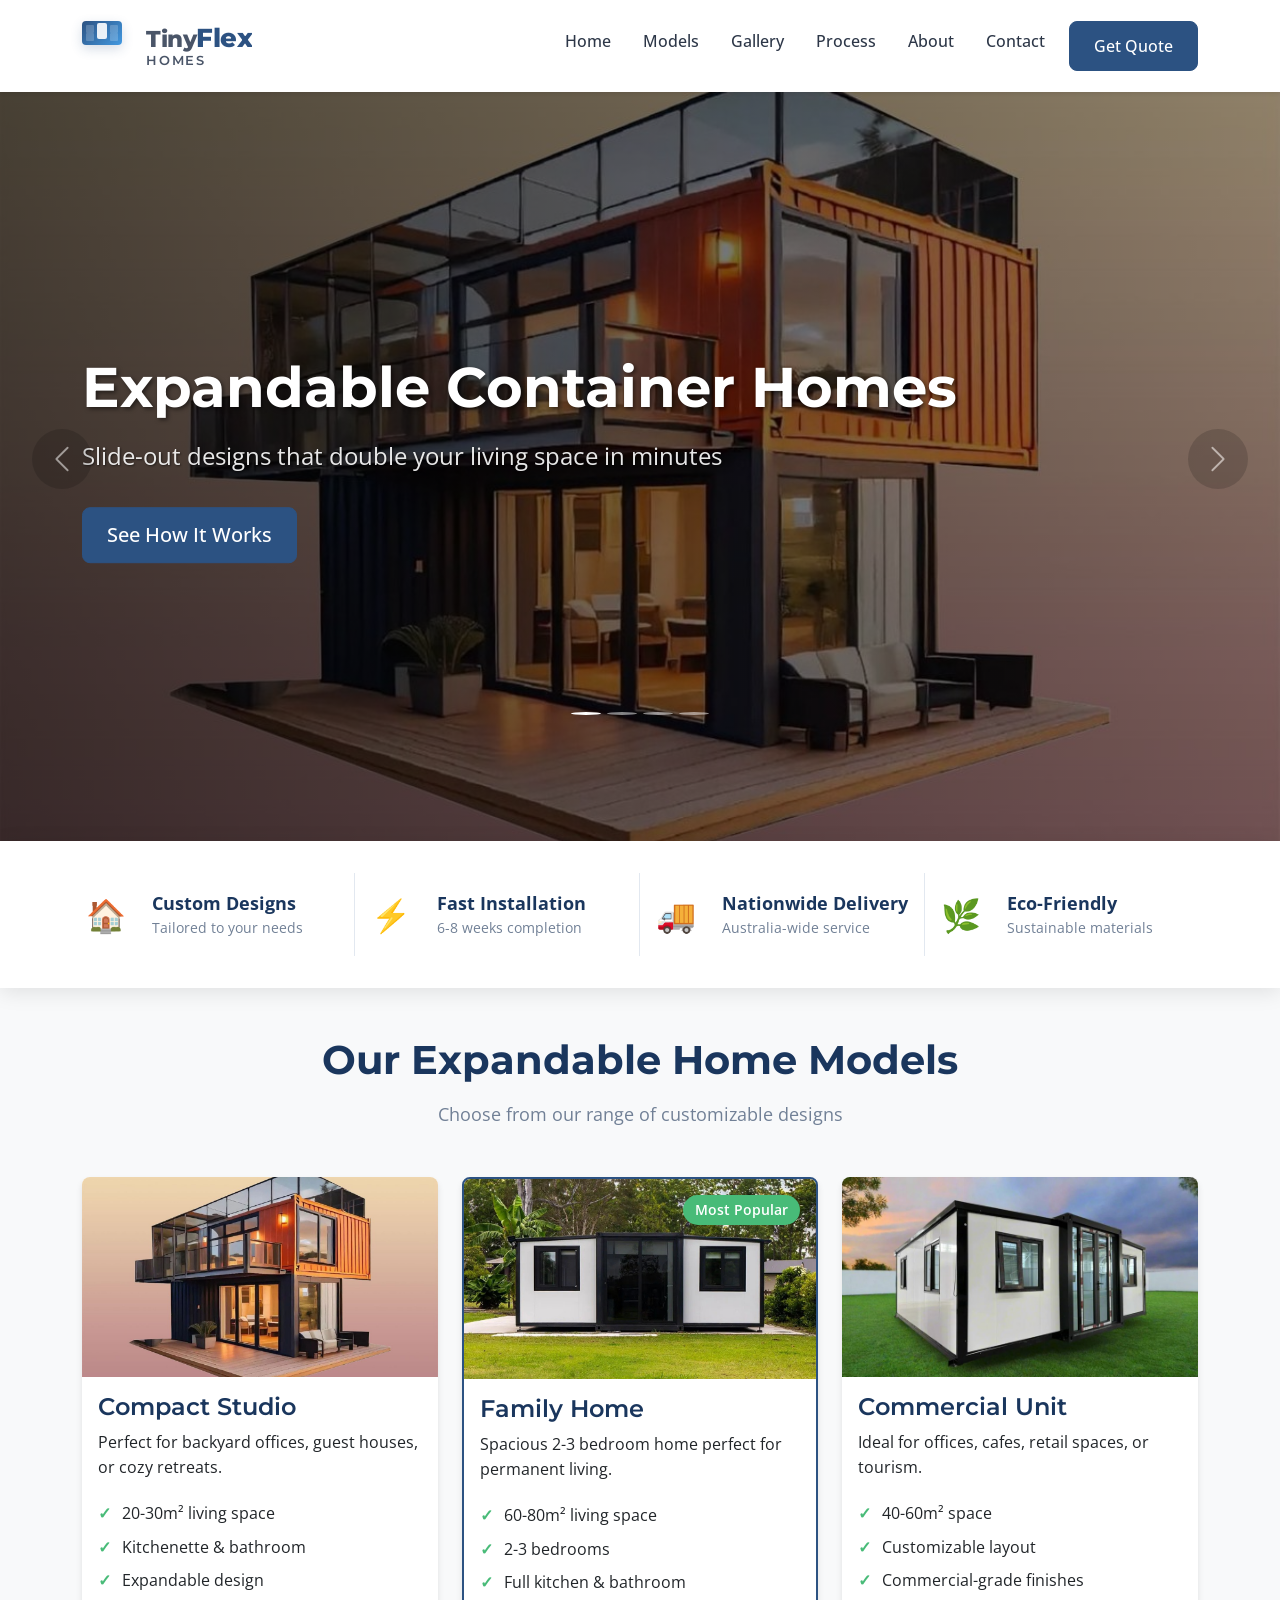
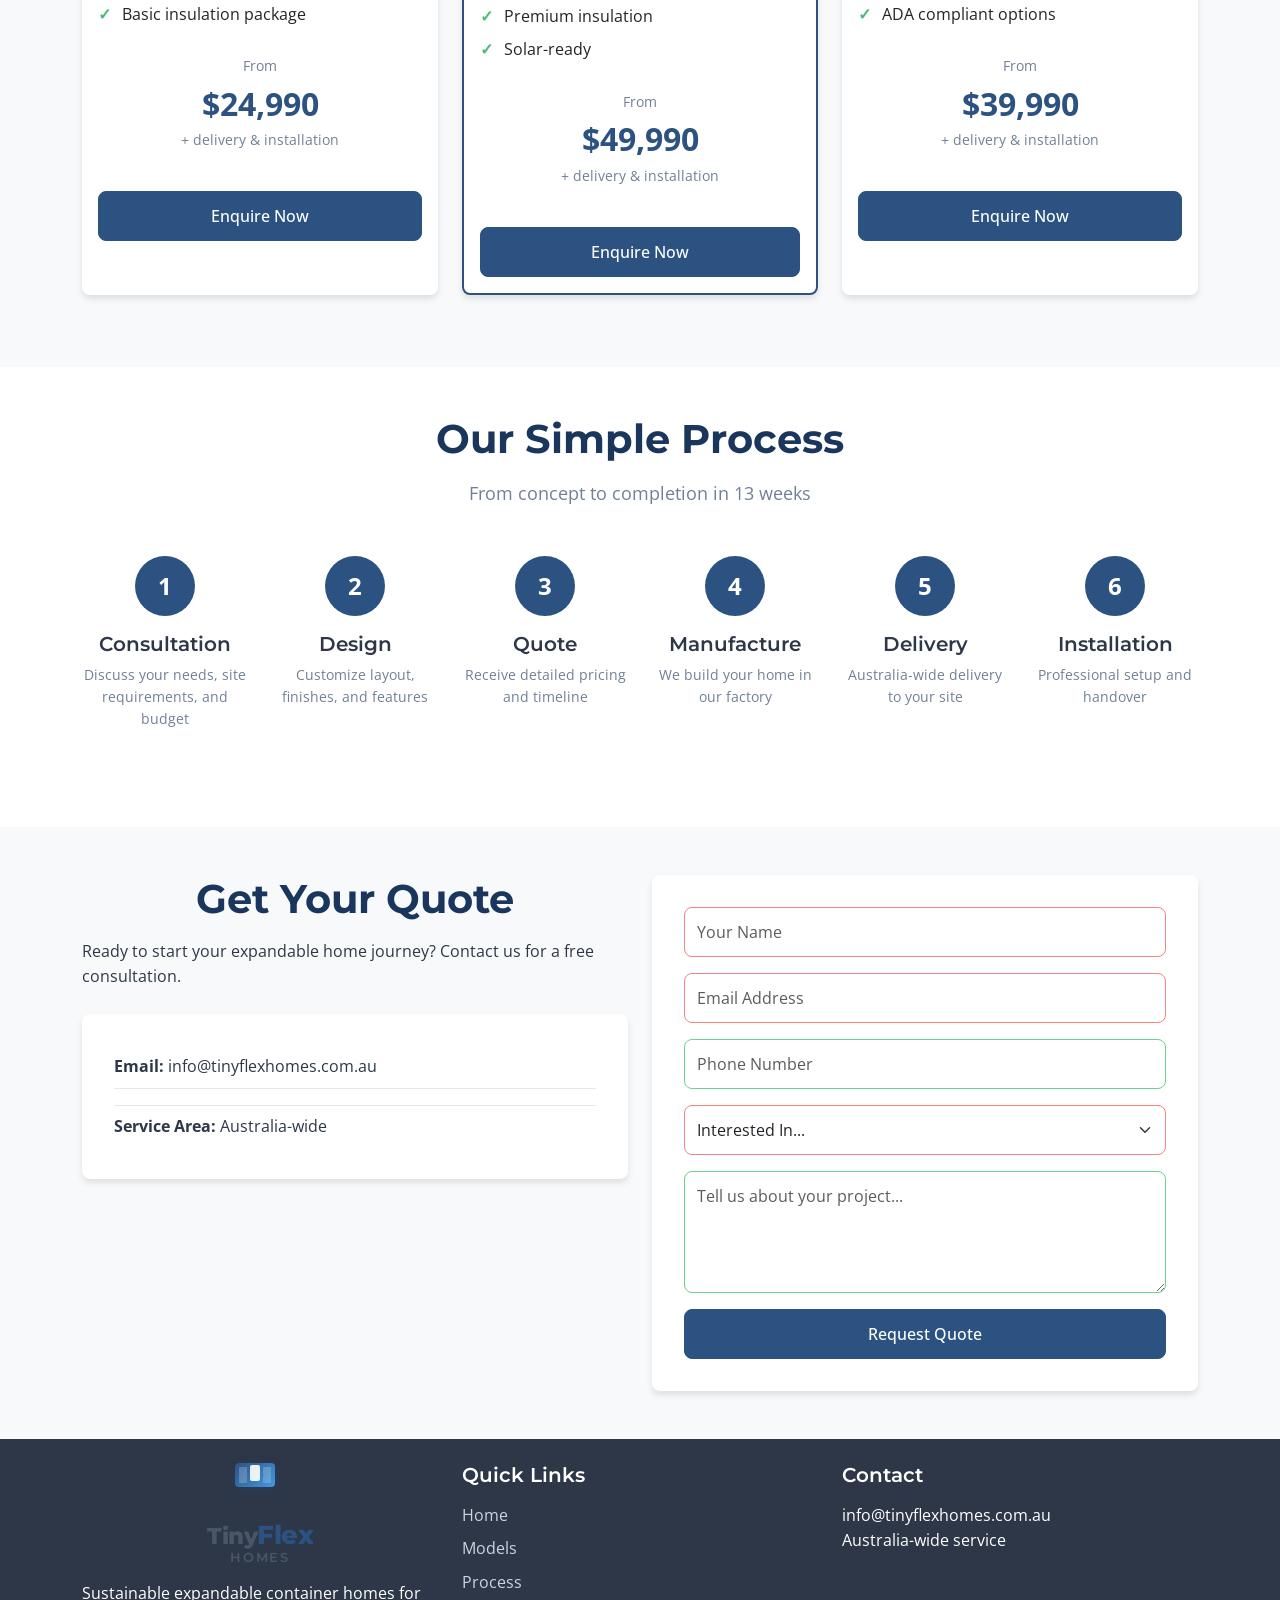
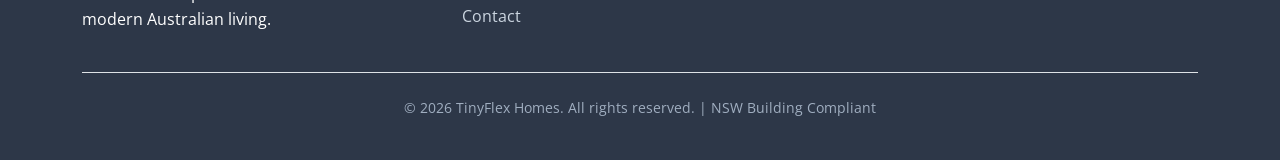
<file: index.html>
<!DOCTYPE html>
<html lang="en-AU">
<head>
    <meta charset="UTF-8">
    <meta name="viewport" content="width=device-width, initial-scale=1.0">
    <title>TinyFlex Homes | Sustainable Expandable Container Homes Australia</title>
    <meta name="description" content="Affordable, sustainable expandable container homes in Australia. Customizable, eco-friendly living solutions for residential, commercial & off-grid projects.">
    
    <!-- Open Graph / Social Media -->
    <meta property="og:title" content="TinyFlex Homes | Sustainable Expandable Container Homes">
    <meta property="og:description" content="Affordable, sustainable expandable container homes in Australia.">
    <meta property="og:image" content="https://tinyflexhomes.com.au/images/og-image.jpg">
    <meta property="og:url" content="https://tinyflexhomes.com.au">
    <meta property="og:type" content="website">
    
    <!-- Twitter Card -->
    <meta name="twitter:card" content="summary_large_image">
    <meta name="twitter:title" content="TinyFlex Homes | Sustainable Expandable Container Homes">
    <meta name="twitter:description" content="Affordable, sustainable expandable container homes in Australia.">
    
    <!-- Favicon -->
    <link rel="icon" type="image/x-icon" href="/favicon.ico">
    
    <!-- Fonts -->
    <link rel="preconnect" href="https://fonts.googleapis.com">
    <link rel="preconnect" href="https://fonts.gstatic.com" crossorigin>
    <link href="https://fonts.googleapis.com/css2?family=Montserrat:wght@400;500;600;700&family=Open+Sans:wght@300;400;500&display=swap" rel="stylesheet">
    
    <!-- Bootstrap 5 -->
    <link href="https://cdn.jsdelivr.net/npm/bootstrap@5.3.0/dist/css/bootstrap.min.css" rel="stylesheet">
    
    <!-- Custom CSS -->
    <link rel="stylesheet" href="css/style.css?v=202604020235">
    
    <!-- Structured Data -->
    <script type="application/ld+json">
    {
      "@context": "https://schema.org",
      "@type": "HomeAndConstructionBusiness",
      "name": "TinyFlex Homes",
      "description": "Sustainable expandable container homes in Australia",
      "url": "https://tinyflexhomes.com.au",
      "address": {
        "@type": "PostalAddress",
        "addressCountry": "Australia"
      },
      "areaServed": "Australia"
    }
    </script>
</head>
<body>
    <!-- Navigation -->
    <nav class="navbar navbar-expand-lg navbar-light bg-white fixed-top shadow-sm">
        <div class="container">
            <a class="navbar-brand tinyflex-logo" href="/">
    <div class="logo-mark">
        <!-- Shipping container base -->
        <div class="container-base">
            <div class="container-corner container-corner-tl"></div>
            <div class="container-corner container-corner-tr"></div>
            <div class="container-corner container-corner-bl"></div>
            <div class="container-corner container-corner-br"></div>
            <div class="container-door"></div>
        </div>
        
        <!-- Expandable section -->
        <div class="expandable-section"></div>
        
        <!-- Expansion arrows -->
        <div class="expand-arrow expand-arrow-left"></div>
        <div class="expand-arrow expand-arrow-right"></div>
        
        <!-- House transformation (appears on hover) -->
        <div class="house-transform">
            <div class="house-roof"></div>
            <div class="house-window house-window-left"></div>
            <div class="house-window house-window-right"></div>
        </div>
    </div>
    <div class="logo-text">
        <span class="logo-primary">
            <span class="logo-tiny">Tiny</span><span class="logo-flex">Flex</span>
        </span>
        <span class="logo-secondary">Homes</span>
    </div>
</a>
            <button class="navbar-toggler" type="button" data-bs-toggle="collapse" data-bs-target="#navbarNav">
                <span class="navbar-toggler-icon"></span>
            </button>
            <div class="collapse navbar-collapse" id="navbarNav">
                <ul class="navbar-nav ms-auto">
                    <li class="nav-item"><a class="nav-link" href="index.html" class="nav-link active">Home</a></li>
                    <li class="nav-item"><a class="nav-link" href="models.html">Models</a></li>
                    <li class="nav-item"><a class="nav-link" href="gallery.html">Gallery</a></li>
                    <li class="nav-item"><a class="nav-link" href="process.html">Process</a></li>
                    <li class="nav-item"><a class="nav-link" href="about.html">About</a></li>
                    <li class="nav-item"><a class="nav-link" href="index.html#contact">Contact</a></li>
                    <li class="nav-item ms-2">
                        <a class="btn btn-primary" href="index.html#contact">Get Quote</a>
                    </li>
                </ul>
            </div>
        </div>
    </nav>

    <!-- Hero Slider Section -->
    <!-- Hero Slider Section -->
    <section id="home" class="hero-slider-section">
        <div id="heroCarousel" class="carousel slide carousel-fade" data-bs-ride="carousel">
            <div class="carousel-indicators">
                <button type="button" data-bs-target="#heroCarousel" data-bs-slide-to="0" class="active"></button>
                <button type="button" data-bs-target="#heroCarousel" data-bs-slide-to="1"></button>
                <button type="button" data-bs-target="#heroCarousel" data-bs-slide-to="2"></button>
                <button type="button" data-bs-target="#heroCarousel" data-bs-slide-to="3"></button>
            </div>
            
            <div class="carousel-inner">
                <!-- Slide 1: Expandable Home Exterior -->
                <div class="carousel-item active">
                    <div class="carousel-image" style="background-image: url('images/modern-container-home-1-optimized.jpg');">
                        <div class="carousel-overlay"></div>
                    </div>
                    <div class="carousel-caption">
                        <div class="container">
                            <h1 class="hero-title">Expandable Container Homes</h1>
                            <p class="hero-subtitle">Slide-out designs that double your living space in minutes</p>
                            <a href="models.html" class="btn btn-primary btn-lg">See How It Works</a>
                        </div>
                    </div>
                </div>
                
                <!-- Slide 2: Slide-Out Mechanism -->
                <div class="carousel-item">
                    <div class="carousel-image" style="background-image: url('images/container-exterior-3-optimized.jpg');">
                        <div class="carousel-overlay"></div>
                    </div>
                    <div class="carousel-caption">
                        <div class="container">
                            <h1 class="hero-title">Innovative Slide-Out Design</h1>
                            <p class="hero-subtitle">Transform compact transport into spacious living</p>
                            <a href="process.html" class="btn btn-primary btn-lg">View Process</a>
                        </div>
                    </div>
                </div>
                
                <!-- Slide 3: Modern Interior -->
                <div class="carousel-item">
                    <div class="carousel-image" style="background-image: url('images/modern-architecture-4-optimized.jpg');">
                        <div class="carousel-overlay"></div>
                    </div>
                    <div class="carousel-caption">
                        <div class="container">
                            <h1 class="hero-title">Modern Interior Living</h1>
                            <p class="hero-subtitle">Luxury finishes and smart space utilization</p>
                            <a href="gallery.html" class="btn btn-primary btn-lg">View Gallery</a>
                        </div>
                    </div>
                </div>
                
                <!-- Slide 4: Australian Landscape -->
                <div class="carousel-item">
                    <div class="carousel-image" style="background-image: url('images/minimalist-home-2-optimized.jpg');">
                        <div class="carousel-overlay"></div>
                    </div>
                    <div class="carousel-caption">
                        <div class="container">
                            <h1 class="hero-title">Perfect for Australia</h1>
                            <p class="hero-subtitle">Designed for Australian conditions and lifestyles</p>
                            <a href="#contact" class="btn btn-primary btn-lg">Get Your Quote</a>
                        </div>
                    </div>
                </div>
            </div>
            
            <button class="carousel-control-prev" type="button" data-bs-target="#heroCarousel" data-bs-slide="prev">
                <span class="carousel-control-prev-icon"></span>
                <span class="visually-hidden">Previous</span>
            </button>
            <button class="carousel-control-next" type="button" data-bs-target="#heroCarousel" data-bs-slide="next">
                <span class="carousel-control-next-icon"></span>
                <span class="visually-hidden">Next</span>
            </button>
        </div>
        
        <!-- Hero Features Below Slider -->
        <div class="hero-features-bar">
            <div class="container">
                <div class="row">
                    <div class="col-md-3 feature-item">
                        <div class="feature-icon">🏠</div>
                        <div class="feature-text">
                            <strong>Custom Designs</strong>
                            <small>Tailored to your needs</small>
                        </div>
                    </div>
                    <div class="col-md-3 feature-item">
                        <div class="feature-icon">⚡</div>
                        <div class="feature-text">
                            <strong>Fast Installation</strong>
                            <small>6-8 weeks completion</small>
                        </div>
                    </div>
                    <div class="col-md-3 feature-item">
                        <div class="feature-icon">🚚</div>
                        <div class="feature-text">
                            <strong>Nationwide Delivery</strong>
                            <small>Australia-wide service</small>
                        </div>
                    </div>
                    <div class="col-md-3 feature-item">
                        <div class="feature-icon">🌿</div>
                        <div class="feature-text">
                            <strong>Eco-Friendly</strong>
                            <small>Sustainable materials</small>
                        </div>
                    </div>
                </div>
            </div>
        </div>
    </section>

    <!-- Models Section -->
    <section id="models" class="models-section py-5 bg-light">
        <div class="container">
            <div class="text-center mb-5">
                <h2 class="section-title">Our Expandable Home Models</h2>
                <p class="section-subtitle">Choose from our range of customizable designs</p>
            </div>
            
            <div class="row">
                <!-- Model 1 -->
                <div class="col-md-4 mb-4">
                    <div class="card model-card h-100">
                        <img src="images/modern-container-home-1-optimized.jpg" class="card-img-top" alt="Compact Expandable Home" loading="lazy">
                        <div class="card-body">
                            <h3 class="card-title">Compact Studio</h3>
                            <p class="card-text">Perfect for backyard offices, guest houses, or cozy retreats.</p>
                            <ul class="model-features">
                                <li>20-30m² living space</li>
                                <li>Kitchenette & bathroom</li>
                                <li>Expandable design</li>
                                <li>Basic insulation package</li>
                            </ul>
                            <div class="model-price">
                                <span class="price-from">From</span>
                                <span class="price-amount">$24,990</span>
                                <span class="price-note">+ delivery & installation</span>
                            </div>
                            <a href="#contact" class="btn btn-primary w-100 mt-3">Enquire Now</a>
                        </div>
                    </div>
                </div>
                
                <!-- Model 2 -->
                <div class="col-md-4 mb-4">
                    <div class="card model-card h-100 featured">
                        <div class="featured-badge">Most Popular</div>
                        <img src="images/container-exterior-3-optimized.jpg" class="card-img-top" alt="Family Expandable Home" loading="lazy">
                        <div class="card-body">
                            <h3 class="card-title">Family Home</h3>
                            <p class="card-text">Spacious 2-3 bedroom home perfect for permanent living.</p>
                            <ul class="model-features">
                                <li>60-80m² living space</li>
                                <li>2-3 bedrooms</li>
                                <li>Full kitchen & bathroom</li>
                                <li>Premium insulation</li>
                                <li>Solar-ready</li>
                            </ul>
                            <div class="model-price">
                                <span class="price-from">From</span>
                                <span class="price-amount">$49,990</span>
                                <span class="price-note">+ delivery & installation</span>
                            </div>
                            <a href="#contact" class="btn btn-primary w-100 mt-3">Enquire Now</a>
                        </div>
                    </div>
                </div>
                
                <!-- Model 3 -->
                <div class="col-md-4 mb-4">
                    <div class="card model-card h-100">
                        <img src="images/modern-architecture-4-optimized.jpg" class="card-img-top" alt="Commercial Expandable Home" loading="lazy">
                        <div class="card-body">
                            <h3 class="card-title">Commercial Unit</h3>
                            <p class="card-text">Ideal for offices, cafes, retail spaces, or tourism.</p>
                            <ul class="model-features">
                                <li>40-60m² space</li>
                                <li>Customizable layout</li>
                                <li>Commercial-grade finishes</li>
                                <li>ADA compliant options</li>
                            </ul>
                            <div class="model-price">
                                <span class="price-from">From</span>
                                <span class="price-amount">$39,990</span>
                                <span class="price-note">+ delivery & installation</span>
                            </div>
                            <a href="#contact" class="btn btn-primary w-100 mt-3">Enquire Now</a>
                        </div>
                    </div>
                </div>
            </div>
        </div>
    </section>

    <!-- Process Section -->
    <section id="process" class="process-section py-5">
        <div class="container">
            <div class="text-center mb-5">
                <h2 class="section-title">Our Simple Process</h2>
                <p class="section-subtitle">From concept to completion in 13 weeks</p>
            </div>
            
            <div class="row process-steps">
                <div class="col-lg-2 col-md-4 process-step">
                    <div class="step-number">1</div>
                    <h4>Consultation</h4>
                    <p>Discuss your needs, site requirements, and budget</p>
                </div>
                <div class="col-lg-2 col-md-4 process-step">
                    <div class="step-number">2</div>
                    <h4>Design</h4>
                    <p>Customize layout, finishes, and features</p>
                </div>
                <div class="col-lg-2 col-md-4 process-step">
                    <div class="step-number">3</div>
                    <h4>Quote</h4>
                    <p>Receive detailed pricing and timeline</p>
                </div>
                <div class="col-lg-2 col-md-4 process-step">
                    <div class="step-number">4</div>
                    <h4>Manufacture</h4>
                    <p>We build your home in our factory</p>
                </div>
                <div class="col-lg-2 col-md-4 process-step">
                    <div class="step-number">5</div>
                    <h4>Delivery</h4>
                    <p>Australia-wide delivery to your site</p>
                </div>
                <div class="col-lg-2 col-md-4 process-step">
                    <div class="step-number">6</div>
                    <h4>Installation</h4>
                    <p>Professional setup and handover</p>
                </div>
            </div>
        </div>
    </section>

    <!-- Contact Section -->
    <section id="contact" class="contact-section py-5 bg-light">
        <div class="container">
            <div class="row">
                <div class="col-lg-6">
                    <h2 class="section-title">Get Your Quote</h2>
                    <p class="mb-4">Ready to start your expandable home journey? Contact us for a free consultation.</p>
                    
                    <div class="contact-info mb-4">
                        <div class="contact-item">
                            <strong>Email:</strong> info@tinyflexhomes.com.au
                        </div>
                        <div class="contact-item">
                            
                        </div>
                        <div class="contact-item">
                            <strong>Service Area:</strong> Australia-wide
                        </div>
                    </div>
                </div>
                <div class="col-lg-6">
                    <form id="contactForm" class="contact-form">
                        <div class="mb-3">
                            <input type="text" class="form-control" placeholder="Your Name" required>
                        </div>
                        <div class="mb-3">
                            <input type="email" class="form-control" placeholder="Email Address" required>
                        </div>
                        <div class="mb-3">
                            <input type="tel" class="form-control" placeholder="Phone Number">
                        </div>
                        <div class="mb-3">
                            <select class="form-select" required>
                                <option value="">Interested In...</option>
                                <option value="compact">Compact Studio</option>
                                <option value="family">Family Home</option>
                                <option value="commercial">Commercial Unit</option>
                                <option value="custom">Custom Design</option>
                            </select>
                        </div>
                        <div class="mb-3">
                            <textarea class="form-control" rows="4" placeholder="Tell us about your project..."></textarea>
                        </div>
                        <button type="submit" class="btn btn-primary w-100">Request Quote</button>
                    </form>
                </div>
            </div>
        </div>
    </section>

    
    
<!-- Footer -->
    <footer class="footer py-4">
        <div class="container">
            <div class="row">
                <div class="col-md-4">
    <div class="tinyflex-logo">
        <div class="logo-mark">
            <!-- Shipping container base -->
            <div class="container-base">
                <div class="container-corner container-corner-tl"></div>
                <div class="container-corner container-corner-tr"></div>
                <div class="container-corner container-corner-bl"></div>
                <div class="container-corner container-corner-br"></div>
                <div class="container-door"></div>
            </div>
            
            <!-- Expandable section -->
            <div class="expandable-section"></div>
            
            <!-- Expansion arrows -->
            <div class="expand-arrow expand-arrow-left"></div>
            <div class="expand-arrow expand-arrow-right"></div>
            
            <!-- House transformation (appears on hover) -->
            <div class="house-transform">
                <div class="house-roof"></div>
                <div class="house-window house-window-left"></div>
                <div class="house-window house-window-right"></div>
            </div>
        </div>
        <div class="logo-text">
            <span class="logo-primary">
                <span class="logo-tiny">Tiny</span><span class="logo-flex">Flex</span>
            </span>
            <span class="logo-secondary">Homes</span>
        </div>
    </div>
    <p class="mt-3">Sustainable expandable container homes for modern Australian living.</p>
</div>
                <div class="col-md-4">
                    <h5>Quick Links</h5>
                    <ul class="footer-links">
                        <li><a href="#home">Home</a></li>
                        <li><a href="models.html">Models</a></li>
                        <li><a href="#process">Process</a></li>
                        <li><a href="#contact">Contact</a></li>
                    </ul>
                </div>
                <div class="col-md-4">
                    <h5>Contact</h5>
                    <p>info@tinyflexhomes.com.au<br>
                    
                    Australia-wide service</p>
                </div>
            </div>
            <div class="footer-bottom text-center mt-4 pt-4 border-top">
                <p>&copy; 2026 TinyFlex Homes. All rights reserved. | NSW Building Compliant</p>
            </div>
        </div>
    </footer>

    <!-- Bootstrap JS -->
    <script src="https://cdn.jsdelivr.net/npm/bootstrap@5.3.0/dist/js/bootstrap.bundle.min.js"></script>
    
    <!-- Custom JS -->
    <script src="js/main.js?v=202604020235"></script>
</body>
</html>
</file>
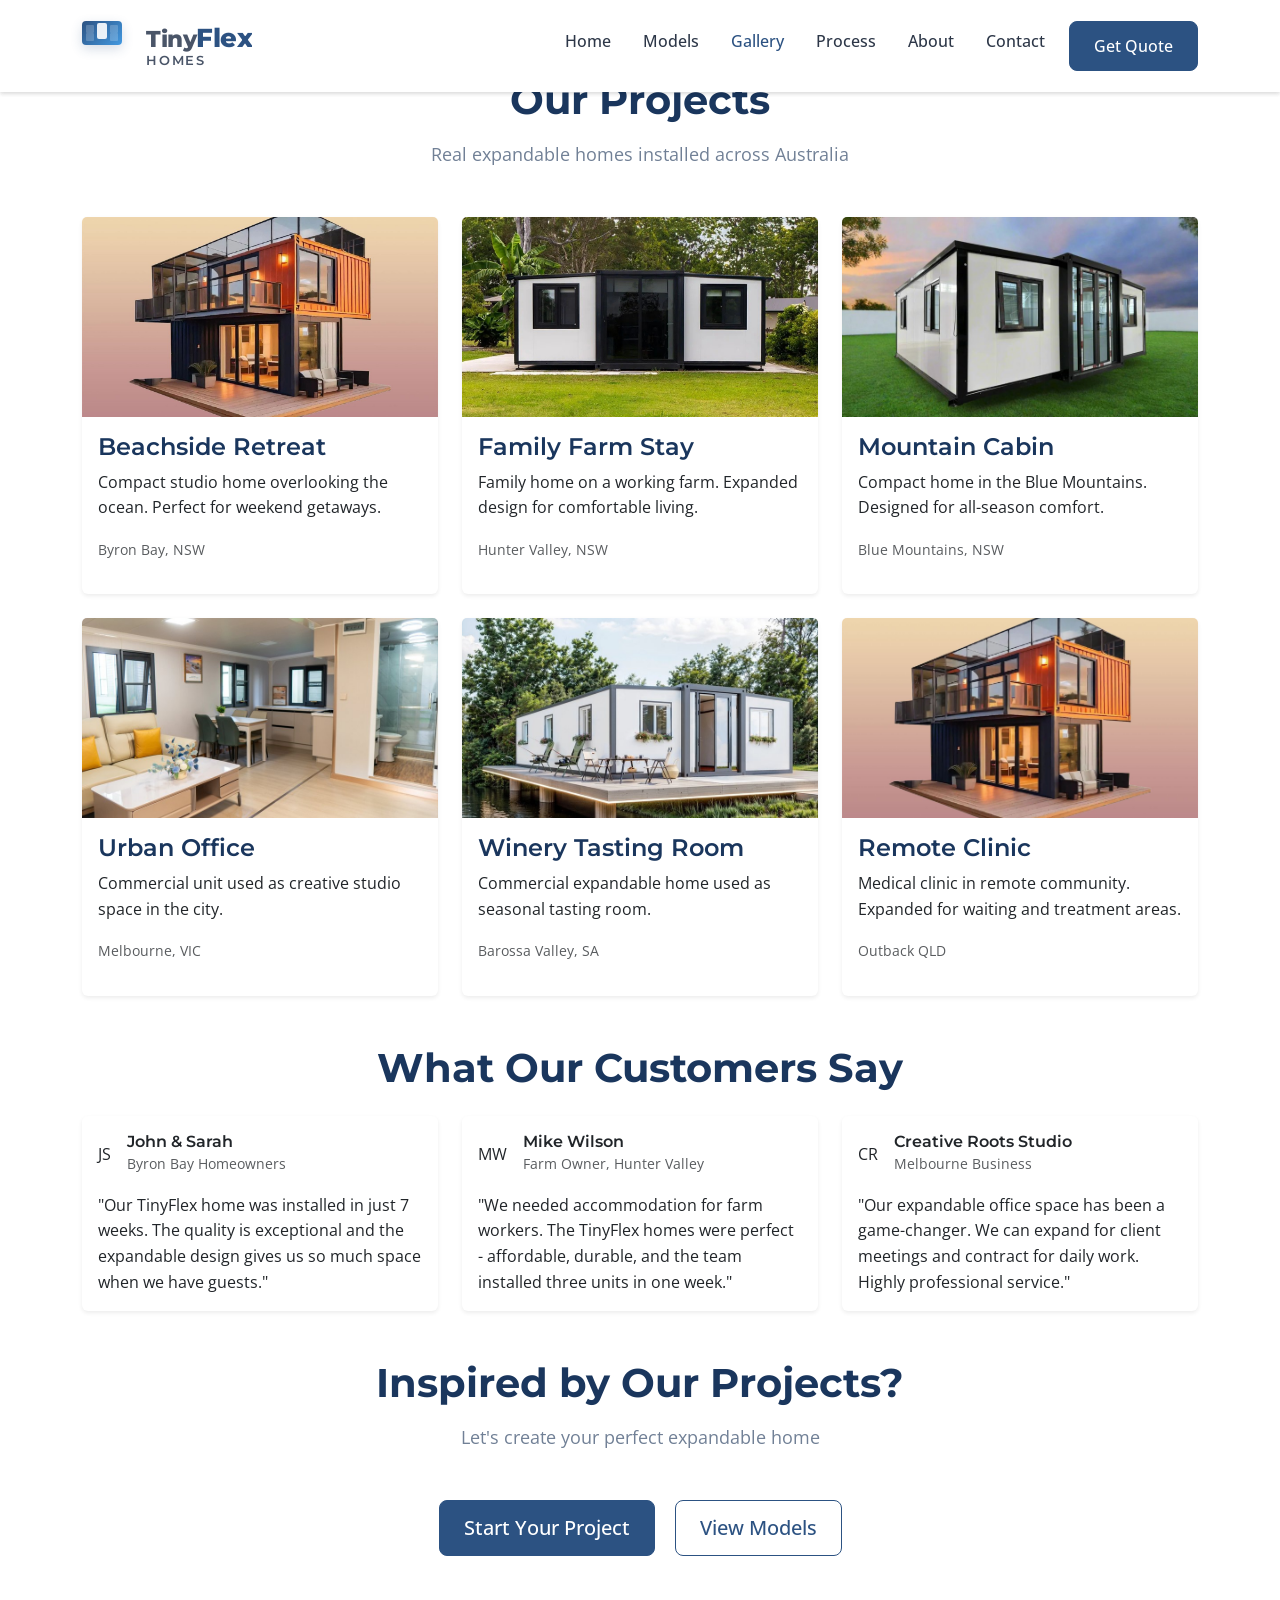
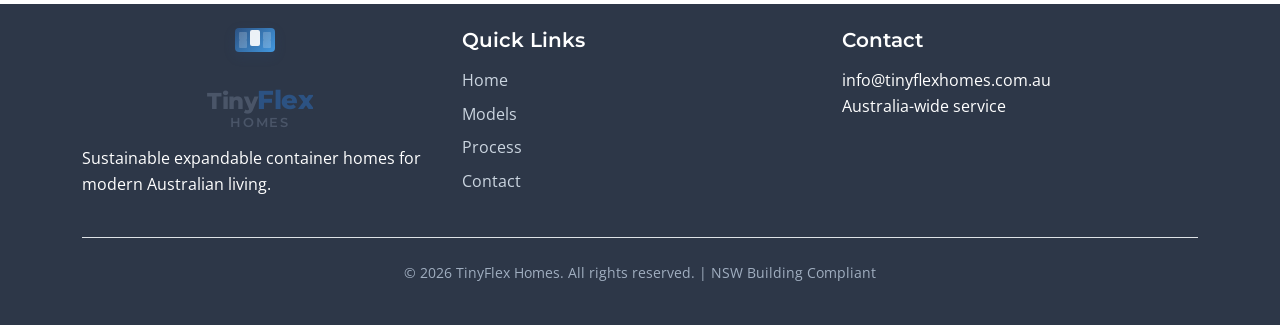
<file: gallery.html>
<!DOCTYPE html>
<html lang="en-AU">
<head>
    <meta charset="UTF-8">
    <meta name="viewport" content="width=device-width, initial-scale=1.0">
    <title>TinyFlex Homes | Sustainable Expandable Container Homes Australia</title>
    <meta name="description" content="Affordable, sustainable expandable container homes in Australia. Customizable, eco-friendly living solutions for residential, commercial & off-grid projects.">
    
    <!-- Open Graph / Social Media -->
    <meta property="og:title" content="TinyFlex Homes | Sustainable Expandable Container Homes">
    <meta property="og:description" content="Affordable, sustainable expandable container homes in Australia.">
    <meta property="og:image" content="https://tinyflexhomes.com.au/images/og-image.jpg">
    <meta property="og:url" content="https://tinyflexhomes.com.au">
    <meta property="og:type" content="website">
    
    <!-- Twitter Card -->
    <meta name="twitter:card" content="summary_large_image">
    <meta name="twitter:title" content="TinyFlex Homes | Sustainable Expandable Container Homes">
    <meta name="twitter:description" content="Affordable, sustainable expandable container homes in Australia.">
    
    <!-- Favicon -->
    <link rel="icon" type="image/x-icon" href="/favicon.ico">
    
    <!-- Fonts -->
    <link rel="preconnect" href="https://fonts.googleapis.com">
    <link rel="preconnect" href="https://fonts.gstatic.com" crossorigin>
    <link href="https://fonts.googleapis.com/css2?family=Montserrat:wght@400;500;600;700&family=Open+Sans:wght@300;400;500&display=swap" rel="stylesheet">
    
    <!-- Bootstrap 5 -->
    <link href="https://cdn.jsdelivr.net/npm/bootstrap@5.3.0/dist/css/bootstrap.min.css" rel="stylesheet">
    
    <!-- Custom CSS -->
    <link rel="stylesheet" href="css/style.css?v=202604020235">
    
    <!-- Structured Data -->
    <script type="application/ld+json">
    {
      "@context": "https://schema.org",
      "@type": "HomeAndConstructionBusiness",
      "name": "TinyFlex Homes",
      "description": "Sustainable expandable container homes in Australia",
      "url": "https://tinyflexhomes.com.au",
      "address": {
        "@type": "PostalAddress",
        "addressCountry": "Australia"
      },
      "areaServed": "Australia"
    }
    </script>
</head>
<body>
    <!-- Navigation -->
    <nav class="navbar navbar-expand-lg navbar-light bg-white fixed-top shadow-sm">
        <div class="container">
            <a class="navbar-brand tinyflex-logo" href="/">
    <div class="logo-mark">
        <!-- Shipping container base -->
        <div class="container-base">
            <div class="container-corner container-corner-tl"></div>
            <div class="container-corner container-corner-tr"></div>
            <div class="container-corner container-corner-bl"></div>
            <div class="container-corner container-corner-br"></div>
            <div class="container-door"></div>
        </div>
        
        <!-- Expandable section -->
        <div class="expandable-section"></div>
        
        <!-- Expansion arrows -->
        <div class="expand-arrow expand-arrow-left"></div>
        <div class="expand-arrow expand-arrow-right"></div>
        
        <!-- House transformation (appears on hover) -->
        <div class="house-transform">
            <div class="house-roof"></div>
            <div class="house-window house-window-left"></div>
            <div class="house-window house-window-right"></div>
        </div>
    </div>
    <div class="logo-text">
        <span class="logo-primary">
            <span class="logo-tiny">Tiny</span><span class="logo-flex">Flex</span>
        </span>
        <span class="logo-secondary">Homes</span>
    </div>
</a>
            <button class="navbar-toggler" type="button" data-bs-toggle="collapse" data-bs-target="#navbarNav">
                <span class="navbar-toggler-icon"></span>
            </button>
            <div class="collapse navbar-collapse" id="navbarNav">
                <ul class="navbar-nav ms-auto">
                    <li class="nav-item"><a class="nav-link" href="index.html">Home</a></li>
                    <li class="nav-item"><a class="nav-link" href="models.html">Models</a></li>
                    <li class="nav-item"><a class="nav-link" href="gallery.html" class="nav-link active">Gallery</a></li>
                    <li class="nav-item"><a class="nav-link" href="process.html">Process</a></li>
                    <li class="nav-item"><a class="nav-link" href="about.html" class="nav-link">About</a></li>
                    <li class="nav-item"><a class="nav-link" href="index.html#contact">Contact</a></li>
                    <li class="nav-item ms-2">
                        <a class="btn btn-primary" href="index.html#contact">Get Quote</a>
                    </li>
                </ul>
            </div>
        </div>
    </nav>

    
<!-- Open Graph / Social Media -->
    <meta property="og:title" content="TinyFlex Homes | Sustainable Expandable Container Homes">
    <meta property="og:description" content="Affordable, sustainable expandable container homes in Australia.">
    <meta property="og:image" content="https://tinyflexhomes.com.au/images/og-image.jpg">
    <meta property="og:url" content="https://tinyflexhomes.com.au">
    <meta property="og:type" content="website">
    
    <!-- Twitter Card -->
    <meta name="twitter:card" content="summary_large_image">
    <meta name="twitter:title" content="TinyFlex Homes | Sustainable Expandable Container Homes">
    <meta name="twitter:description" content="Affordable, sustainable expandable container homes in Australia.">
    
    <!-- Favicon -->
    <link rel="icon" type="image/x-icon" href="/favicon.ico">
    
    <!-- Fonts -->
    <link rel="preconnect" href="https://fonts.googleapis.com">
    <link rel="preconnect" href="https://fonts.gstatic.com" crossorigin>
    <link href="https://fonts.googleapis.com/css2?family=Montserrat:wght@400;500;600;700&family=Open+Sans:wght@300;400;500&display=swap" rel="stylesheet">
    
    <!-- Bootstrap 5 -->
    <link href="https://cdn.jsdelivr.net/npm/bootstrap@5.3.0/dist/css/bootstrap.min.css" rel="stylesheet">
    
    <!-- Custom CSS -->
    <link rel="stylesheet" href="css/style.css?v=202604020235">
    
    <!-- Structured Data -->
    <script type="application/ld+json">
    {
      "@context": "https://schema.org",
      "@type": "HomeAndConstructionBusiness",
      "name": "TinyFlex Homes",
      "description": "Sustainable expandable container homes in Australia",
      "url": "https://tinyflexhomes.com.au",
      "address": {
        "@type": "PostalAddress",
        "addressCountry": "Australia"
      },
      "areaServed": "Australia"
    }
    </script>
</head>
<body>
    <!-- Navigation -->
    <nav class="navbar navbar-expand-lg navbar-light bg-white fixed-top shadow-sm">
        <div class="container">
            <a class="navbar-brand tinyflex-logo" href="/">
    <div class="logo-mark">
        <!-- Shipping container base -->
        <div class="container-base">
            <div class="container-corner container-corner-tl"></div>
            <div class="container-corner container-corner-tr"></div>
            <div class="container-corner container-corner-bl"></div>
            <div class="container-corner container-corner-br"></div>
            <div class="container-door"></div>
        </div>
        
        <!-- Expandable section -->
        <div class="expandable-section"></div>
        
        <!-- Expansion arrows -->
        <div class="expand-arrow expand-arrow-left"></div>
        <div class="expand-arrow expand-arrow-right"></div>
        
        <!-- House transformation (appears on hover) -->
        <div class="house-transform">
            <div class="house-roof"></div>
            <div class="house-window house-window-left"></div>
            <div class="house-window house-window-right"></div>
        </div>
    </div>
    <div class="logo-text">
        <span class="logo-primary">
            <span class="logo-tiny">Tiny</span><span class="logo-flex">Flex</span>
        </span>
        <span class="logo-secondary">Homes</span>
    </div>
</a>
            <button class="navbar-toggler" type="button" data-bs-toggle="collapse" data-bs-target="#navbarNav">
                <span class="navbar-toggler-icon"></span>
            </button>
            <div class="collapse navbar-collapse" id="navbarNav">
                <ul class="navbar-nav ms-auto">
                    <li class="nav-item"><a class="nav-link" href="index.html">Home</a></li>
                    <li class="nav-item"><a class="nav-link" href="models.html">Models</a></li>
                    <li class="nav-item"><a class="nav-link active" href="gallery.html">Gallery</a></li>
                    <li class="nav-item"><a class="nav-link" href="process.html">Process</a></li>
                    <li class="nav-item"><a class="nav-link" href="about.html">About</a></li>
                    <li class="nav-item"><a class="nav-link" href="index.html#contact">Contact</a></li>
                    <li class="nav-item ms-2">
                        <a class="btn btn-primary" href="index.html#contact">Get Quote</a>
                    </li>
                </ul>
            </div>
        </div>
    </nav>

    <!-- Hero Slider Section -->
    <!-- Gallery Hero -->
    <!-- Gallery Content -->
    <section class="about-section">
        <div class="container">
            <div class="text-center mb-5">
                <h2 class="section-title">Our Projects</h2>
                <p class="section-subtitle">Real expandable homes installed across Australia</p>
            </div>
            
            <!-- Project Grid -->
            <div class="row g-4">
                <!-- Project 1 -->
                <div class="col-md-6 col-lg-4">
                    <div class="card h-100 border-0 shadow-sm">
                        <img src="images/modern-container-home-1-optimized.jpg" class="card-img-top" alt="Beachside Retreat" loading="lazy">
                        <div class="card-body">
                            <h5 class="card-title">Beachside Retreat</h5>
                            <p class="card-text">Compact studio home overlooking the ocean. Perfect for weekend getaways.</p>
                            <p class="text-muted"><small>Byron Bay, NSW</small></p>
                        </div>
                    </div>
                </div>
                
                <!-- Project 2 -->
                <div class="col-md-6 col-lg-4">
                    <div class="card h-100 border-0 shadow-sm">
                        <img src="images/container-exterior-3-optimized.jpg" class="card-img-top" alt="Family Farm Stay" loading="lazy">
                        <div class="card-body">
                            <h5 class="card-title">Family Farm Stay</h5>
                            <p class="card-text">Family home on a working farm. Expanded design for comfortable living.</p>
                            <p class="text-muted"><small>Hunter Valley, NSW</small></p>
                        </div>
                    </div>
                </div>
                
                <!-- Project 3 -->
                <div class="col-md-6 col-lg-4">
                    <div class="card h-100 border-0 shadow-sm">
                        <img src="images/modern-architecture-4-optimized.jpg" class="card-img-top" alt="Mountain Cabin" loading="lazy">
                        <div class="card-body">
                            <h5 class="card-title">Mountain Cabin</h5>
                            <p class="card-text">Compact home in the Blue Mountains. Designed for all-season comfort.</p>
                            <p class="text-muted"><small>Blue Mountains, NSW</small></p>
                        </div>
                    </div>
                </div>
                
                <!-- Project 4 -->
                <div class="col-md-6 col-lg-4">
                    <div class="card h-100 border-0 shadow-sm">
                        <img src="images/minimalist-home-2-optimized.jpg" class="card-img-top" alt="Urban Office" loading="lazy">
                        <div class="card-body">
                            <h5 class="card-title">Urban Office</h5>
                            <p class="card-text">Commercial unit used as creative studio space in the city.</p>
                            <p class="text-muted"><small>Melbourne, VIC</small></p>
                        </div>
                    </div>
                </div>
                
                <!-- Project 5 -->
                <div class="col-md-6 col-lg-4">
                    <div class="card h-100 border-0 shadow-sm">
                        <img src="images/interior-design-5-optimized.jpg" class="card-img-top" alt="Winery Tasting Room" loading="lazy">
                        <div class="card-body">
                            <h5 class="card-title">Winery Tasting Room</h5>
                            <p class="card-text">Commercial expandable home used as seasonal tasting room.</p>
                            <p class="text-muted"><small>Barossa Valley, SA</small></p>
                        </div>
                    </div>
                </div>
                
                <!-- Project 6 -->
                <div class="col-md-6 col-lg-4">
                    <div class="card h-100 border-0 shadow-sm">
                        <img src="images/hero1.jpg" class="card-img-top" alt="Remote Clinic" loading="lazy">
                        <div class="card-body">
                            <h5 class="card-title">Remote Clinic</h5>
                            <p class="card-text">Medical clinic in remote community. Expanded for waiting and treatment areas.</p>
                            <p class="text-muted"><small>Outback QLD</small></p>
                        </div>
                    </div>
                </div>
            </div>
            
            <!-- Testimonials -->
            <div class="row mt-5">
                <div class="col-12">
                    <h3 class="section-title text-center mb-4">What Our Customers Say</h3>
                    
                    <div class="row g-4">
                        <div class="col-md-4">
                            <div class="card h-100 border-0 shadow-sm">
                                <div class="card-body">
                                    <div class="d-flex align-items-center mb-3">
                                        <div class="me-3">
                                            <div class="avatar">JS</div>
                                        </div>
                                        <div>
                                            <h6 class="mb-0">John & Sarah</h6>
                                            <small class="text-muted">Byron Bay Homeowners</small>
                                        </div>
                                    </div>
                                    <p class="card-text">"Our TinyFlex home was installed in just 7 weeks. The quality is exceptional and the expandable design gives us so much space when we have guests."</p>
                                </div>
                            </div>
                        </div>
                        
                        <div class="col-md-4">
                            <div class="card h-100 border-0 shadow-sm">
                                <div class="card-body">
                                    <div class="d-flex align-items-center mb-3">
                                        <div class="me-3">
                                            <div class="avatar">MW</div>
                                        </div>
                                        <div>
                                            <h6 class="mb-0">Mike Wilson</h6>
                                            <small class="text-muted">Farm Owner, Hunter Valley</small>
                                        </div>
                                    </div>
                                    <p class="card-text">"We needed accommodation for farm workers. The TinyFlex homes were perfect - affordable, durable, and the team installed three units in one week."</p>
                                </div>
                            </div>
                        </div>
                        
                        <div class="col-md-4">
                            <div class="card h-100 border-0 shadow-sm">
                                <div class="card-body">
                                    <div class="d-flex align-items-center mb-3">
                                        <div class="me-3">
                                            <div class="avatar">CR</div>
                                        </div>
                                        <div>
                                            <h6 class="mb-0">Creative Roots Studio</h6>
                                            <small class="text-muted">Melbourne Business</small>
                                        </div>
                                    </div>
                                    <p class="card-text">"Our expandable office space has been a game-changer. We can expand for client meetings and contract for daily work. Highly professional service."</p>
                                </div>
                            </div>
                        </div>
                    </div>
                </div>
            </div>
        </div>
    </section>
    
    <!-- CTA Section -->
    <section class="cta-section py-5 text-center">
        <div class="container">
            <h2 class="section-title">Inspired by Our Projects?</h2>
            <p class="section-subtitle">Let's create your perfect expandable home</p>
            <a href="index.html#contact" class="btn btn-primary btn-lg me-3">Start Your Project</a>
            <a href="models.html" class="btn btn-outline-primary btn-lg">View Models</a>
        </div>
    </section>

<!-- Footer -->
    <footer class="footer py-4">
        <div class="container">
            <div class="row">
                <div class="col-md-4">
    <div class="tinyflex-logo">
        <div class="logo-mark">
            <!-- Shipping container base -->
            <div class="container-base">
                <div class="container-corner container-corner-tl"></div>
                <div class="container-corner container-corner-tr"></div>
                <div class="container-corner container-corner-bl"></div>
                <div class="container-corner container-corner-br"></div>
                <div class="container-door"></div>
            </div>
            
            <!-- Expandable section -->
            <div class="expandable-section"></div>
            
            <!-- Expansion arrows -->
            <div class="expand-arrow expand-arrow-left"></div>
            <div class="expand-arrow expand-arrow-right"></div>
            
            <!-- House transformation (appears on hover) -->
            <div class="house-transform">
                <div class="house-roof"></div>
                <div class="house-window house-window-left"></div>
                <div class="house-window house-window-right"></div>
            </div>
        </div>
        <div class="logo-text">
            <span class="logo-primary">
                <span class="logo-tiny">Tiny</span><span class="logo-flex">Flex</span>
            </span>
            <span class="logo-secondary">Homes</span>
        </div>
    </div>
    <p class="mt-3">Sustainable expandable container homes for modern Australian living.</p>
</div>
                <div class="col-md-4">
                    <h5>Quick Links</h5>
                    <ul class="footer-links">
                        <li><a href="#home">Home</a></li>
                        <li><a href="models.html">Models</a></li>
                        <li><a href="#process">Process</a></li>
                        <li><a href="#contact">Contact</a></li>
                    </ul>
                </div>
                <div class="col-md-4">
                    <h5>Contact</h5>
                    <p>info@tinyflexhomes.com.au<br>
                    
                    Australia-wide service</p>
                </div>
            </div>
            <div class="footer-bottom text-center mt-4 pt-4 border-top">
                <p>&copy; 2026 TinyFlex Homes. All rights reserved. | NSW Building Compliant</p>
            </div>
        </div>
    </footer>

    <!-- Bootstrap JS -->
    <script src="https://cdn.jsdelivr.net/npm/bootstrap@5.3.0/dist/js/bootstrap.bundle.min.js"></script>
    
    <!-- Custom JS -->
    <script src="js/main.js?v=202604020235"></script>
</body>
</html>
</file>
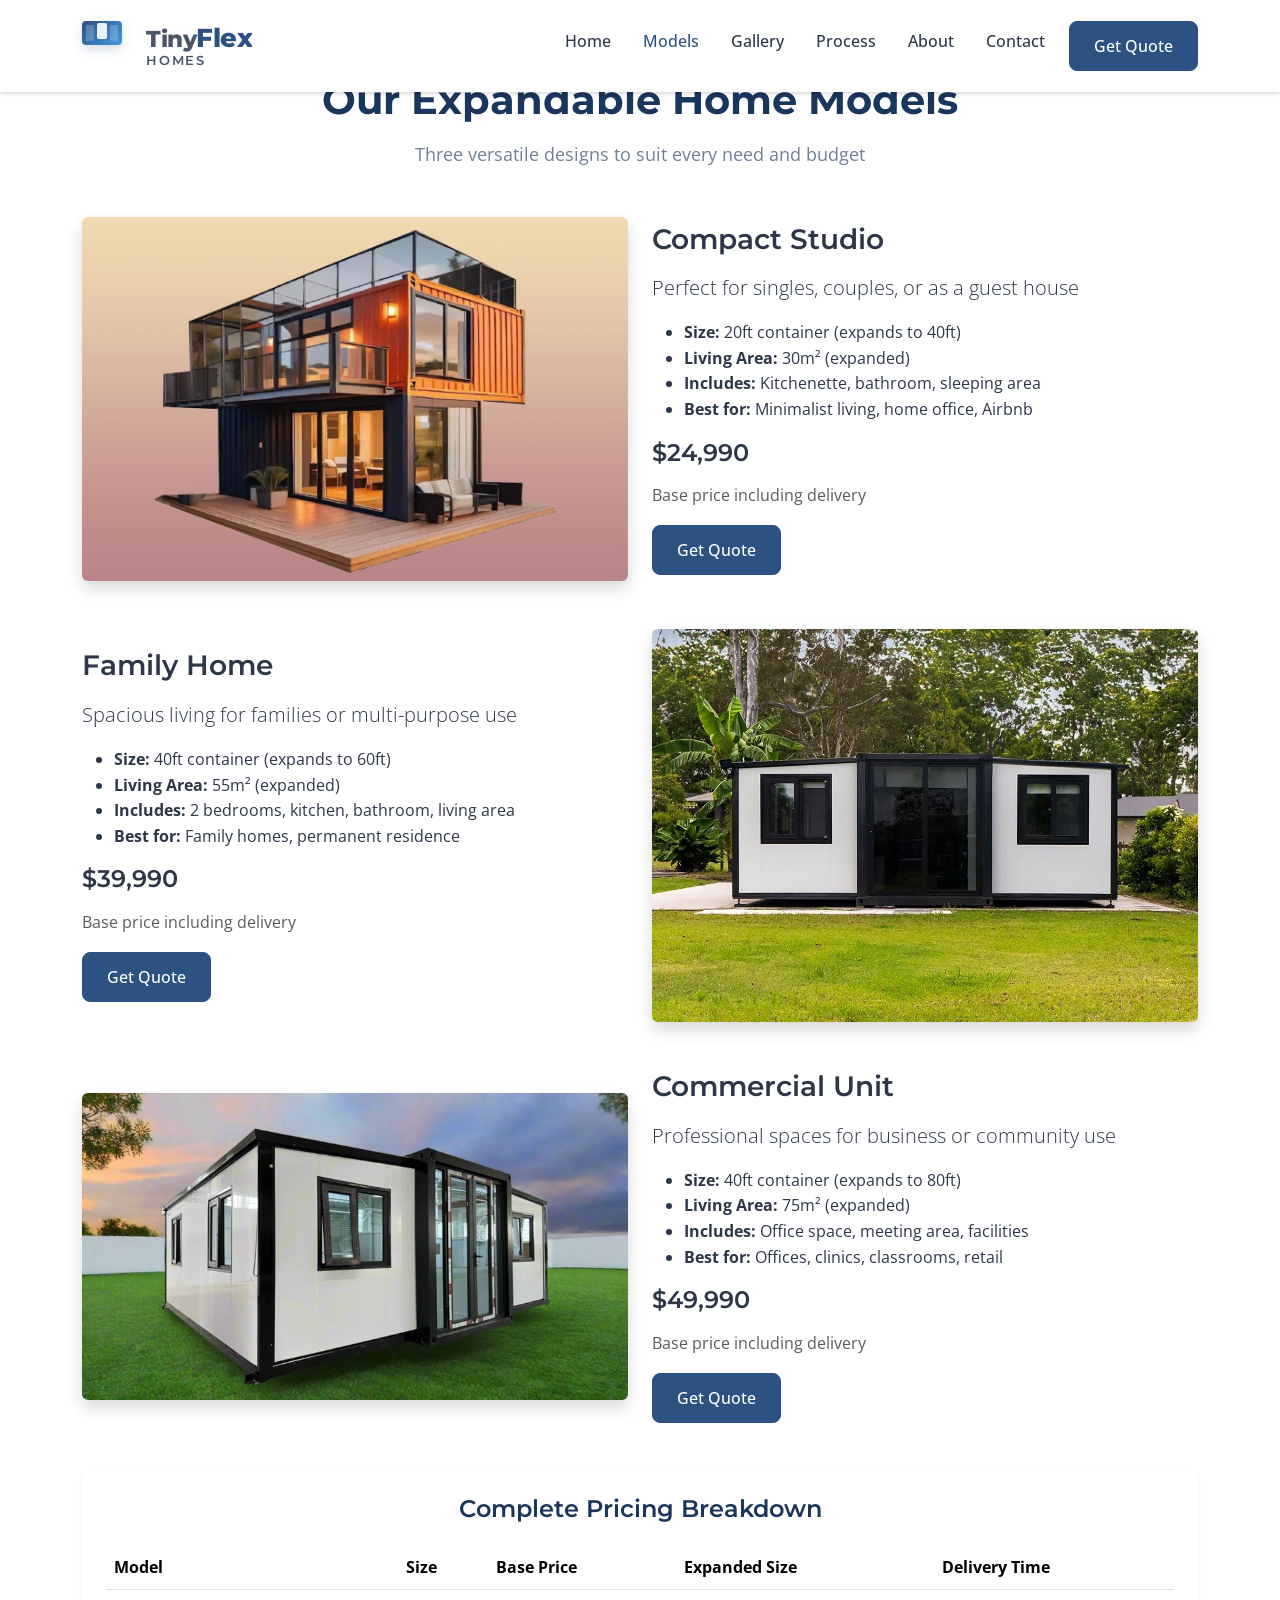
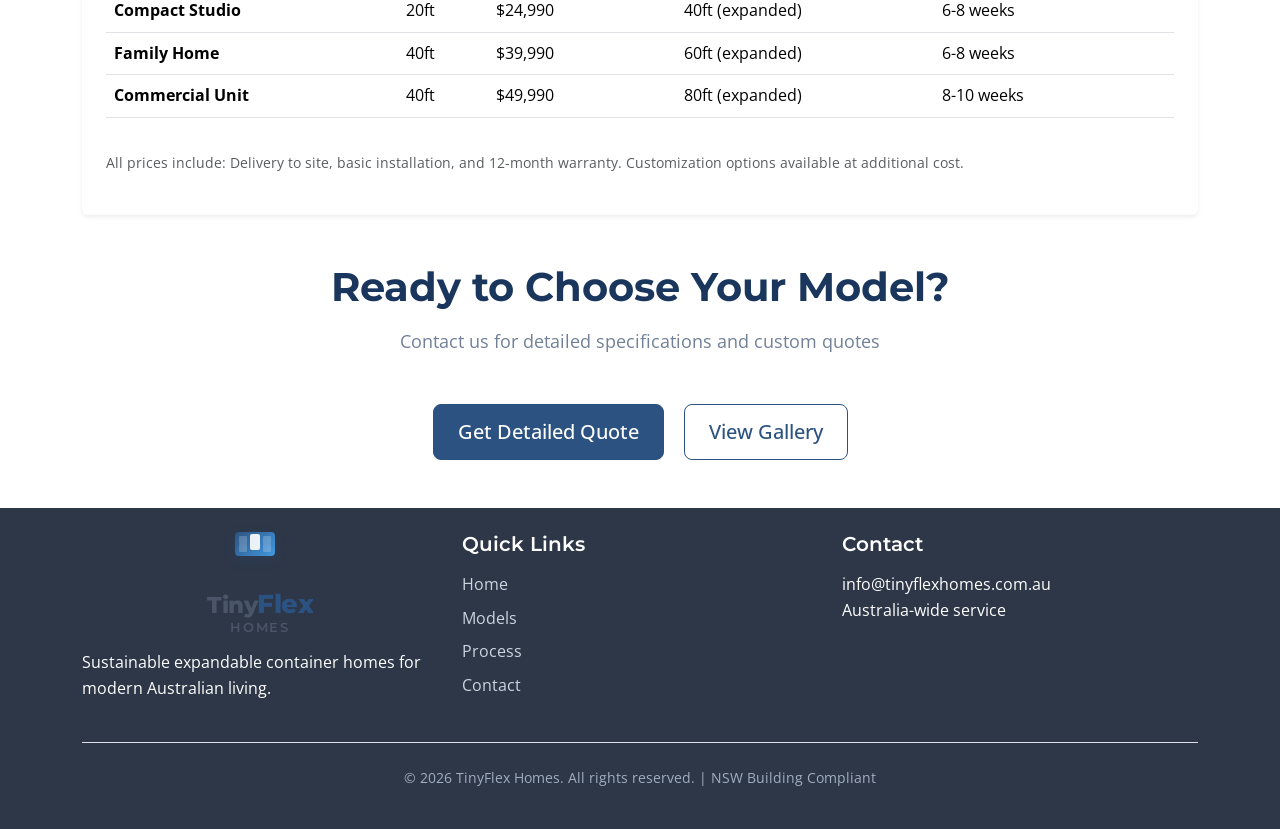
<file: models.html>
<!DOCTYPE html>
<html lang="en-AU">
<head>
    <meta charset="UTF-8">
    <meta name="viewport" content="width=device-width, initial-scale=1.0">
    <title>TinyFlex Homes | Sustainable Expandable Container Homes Australia</title>
    <meta name="description" content="Affordable, sustainable expandable container homes in Australia. Customizable, eco-friendly living solutions for residential, commercial & off-grid projects.">
    
    <!-- Open Graph / Social Media -->
    <meta property="og:title" content="TinyFlex Homes | Sustainable Expandable Container Homes">
    <meta property="og:description" content="Affordable, sustainable expandable container homes in Australia.">
    <meta property="og:image" content="https://tinyflexhomes.com.au/images/og-image.jpg">
    <meta property="og:url" content="https://tinyflexhomes.com.au">
    <meta property="og:type" content="website">
    
    <!-- Twitter Card -->
    <meta name="twitter:card" content="summary_large_image">
    <meta name="twitter:title" content="TinyFlex Homes | Sustainable Expandable Container Homes">
    <meta name="twitter:description" content="Affordable, sustainable expandable container homes in Australia.">
    
    <!-- Favicon -->
    <link rel="icon" type="image/x-icon" href="/favicon.ico">
    
    <!-- Fonts -->
    <link rel="preconnect" href="https://fonts.googleapis.com">
    <link rel="preconnect" href="https://fonts.gstatic.com" crossorigin>
    <link href="https://fonts.googleapis.com/css2?family=Montserrat:wght@400;500;600;700&family=Open+Sans:wght@300;400;500&display=swap" rel="stylesheet">
    
    <!-- Bootstrap 5 -->
    <link href="https://cdn.jsdelivr.net/npm/bootstrap@5.3.0/dist/css/bootstrap.min.css" rel="stylesheet">
    
    <!-- Custom CSS -->
    <link rel="stylesheet" href="css/style.css?v=202604020235">
    
    <!-- Structured Data -->
    <script type="application/ld+json">
    {
      "@context": "https://schema.org",
      "@type": "HomeAndConstructionBusiness",
      "name": "TinyFlex Homes",
      "description": "Sustainable expandable container homes in Australia",
      "url": "https://tinyflexhomes.com.au",
      "address": {
        "@type": "PostalAddress",
        "addressCountry": "Australia"
      },
      "areaServed": "Australia"
    }
    </script>
</head>
<body>
    <!-- Navigation -->
    <nav class="navbar navbar-expand-lg navbar-light bg-white fixed-top shadow-sm">
        <div class="container">
            <a class="navbar-brand tinyflex-logo" href="/">
    <div class="logo-mark">
        <!-- Shipping container base -->
        <div class="container-base">
            <div class="container-corner container-corner-tl"></div>
            <div class="container-corner container-corner-tr"></div>
            <div class="container-corner container-corner-bl"></div>
            <div class="container-corner container-corner-br"></div>
            <div class="container-door"></div>
        </div>
        
        <!-- Expandable section -->
        <div class="expandable-section"></div>
        
        <!-- Expansion arrows -->
        <div class="expand-arrow expand-arrow-left"></div>
        <div class="expand-arrow expand-arrow-right"></div>
        
        <!-- House transformation (appears on hover) -->
        <div class="house-transform">
            <div class="house-roof"></div>
            <div class="house-window house-window-left"></div>
            <div class="house-window house-window-right"></div>
        </div>
    </div>
    <div class="logo-text">
        <span class="logo-primary">
            <span class="logo-tiny">Tiny</span><span class="logo-flex">Flex</span>
        </span>
        <span class="logo-secondary">Homes</span>
    </div>
</a>
            <button class="navbar-toggler" type="button" data-bs-toggle="collapse" data-bs-target="#navbarNav">
                <span class="navbar-toggler-icon"></span>
            </button>
            <div class="collapse navbar-collapse" id="navbarNav">
                <ul class="navbar-nav ms-auto">
                    <li class="nav-item"><a class="nav-link" href="index.html">Home</a></li>
                    <li class="nav-item"><a class="nav-link" href="models.html" class="nav-link active">Models</a></li>
                    <li class="nav-item"><a class="nav-link" href="gallery.html">Gallery</a></li>
                    <li class="nav-item"><a class="nav-link" href="process.html">Process</a></li>
                    <li class="nav-item"><a class="nav-link" href="about.html" class="nav-link">About</a></li>
                    <li class="nav-item"><a class="nav-link" href="index.html#contact">Contact</a></li>
                    <li class="nav-item ms-2">
                        <a class="btn btn-primary" href="index.html#contact">Get Quote</a>
                    </li>
                </ul>
            </div>
        </div>
    </nav>

    
<!-- Open Graph / Social Media -->
    <meta property="og:title" content="TinyFlex Homes | Sustainable Expandable Container Homes">
    <meta property="og:description" content="Affordable, sustainable expandable container homes in Australia.">
    <meta property="og:image" content="https://tinyflexhomes.com.au/images/og-image.jpg">
    <meta property="og:url" content="https://tinyflexhomes.com.au">
    <meta property="og:type" content="website">
    
    <!-- Twitter Card -->
    <meta name="twitter:card" content="summary_large_image">
    <meta name="twitter:title" content="TinyFlex Homes | Sustainable Expandable Container Homes">
    <meta name="twitter:description" content="Affordable, sustainable expandable container homes in Australia.">
    
    <!-- Favicon -->
    <link rel="icon" type="image/x-icon" href="/favicon.ico">
    
    <!-- Fonts -->
    <link rel="preconnect" href="https://fonts.googleapis.com">
    <link rel="preconnect" href="https://fonts.gstatic.com" crossorigin>
    <link href="https://fonts.googleapis.com/css2?family=Montserrat:wght@400;500;600;700&family=Open+Sans:wght@300;400;500&display=swap" rel="stylesheet">
    
    <!-- Bootstrap 5 -->
    <link href="https://cdn.jsdelivr.net/npm/bootstrap@5.3.0/dist/css/bootstrap.min.css" rel="stylesheet">
    
    <!-- Custom CSS -->
    <link rel="stylesheet" href="css/style.css?v=202604020235">
    
    <!-- Structured Data -->
    <script type="application/ld+json">
    {
      "@context": "https://schema.org",
      "@type": "HomeAndConstructionBusiness",
      "name": "TinyFlex Homes",
      "description": "Sustainable expandable container homes in Australia",
      "url": "https://tinyflexhomes.com.au",
      "address": {
        "@type": "PostalAddress",
        "addressCountry": "Australia"
      },
      "areaServed": "Australia"
    }
    </script>
</head>
<body>
    <!-- Navigation -->
    <nav class="navbar navbar-expand-lg navbar-light bg-white fixed-top shadow-sm">
        <div class="container">
            <a class="navbar-brand tinyflex-logo" href="/">
    <div class="logo-mark">
        <!-- Shipping container base -->
        <div class="container-base">
            <div class="container-corner container-corner-tl"></div>
            <div class="container-corner container-corner-tr"></div>
            <div class="container-corner container-corner-bl"></div>
            <div class="container-corner container-corner-br"></div>
            <div class="container-door"></div>
        </div>
        
        <!-- Expandable section -->
        <div class="expandable-section"></div>
        
        <!-- Expansion arrows -->
        <div class="expand-arrow expand-arrow-left"></div>
        <div class="expand-arrow expand-arrow-right"></div>
        
        <!-- House transformation (appears on hover) -->
        <div class="house-transform">
            <div class="house-roof"></div>
            <div class="house-window house-window-left"></div>
            <div class="house-window house-window-right"></div>
        </div>
    </div>
    <div class="logo-text">
        <span class="logo-primary">
            <span class="logo-tiny">Tiny</span><span class="logo-flex">Flex</span>
        </span>
        <span class="logo-secondary">Homes</span>
    </div>
</a>
            <button class="navbar-toggler" type="button" data-bs-toggle="collapse" data-bs-target="#navbarNav">
                <span class="navbar-toggler-icon"></span>
            </button>
            <div class="collapse navbar-collapse" id="navbarNav">
                <ul class="navbar-nav ms-auto">
                    <li class="nav-item"><a class="nav-link" href="index.html">Home</a></li>
                    <li class="nav-item"><a class="nav-link active" href="models.html">Models</a></li>
                    <li class="nav-item"><a class="nav-link" href="gallery.html">Gallery</a></li>
                    <li class="nav-item"><a class="nav-link" href="process.html">Process</a></li>
                    <li class="nav-item"><a class="nav-link" href="about.html">About</a></li>
                    <li class="nav-item"><a class="nav-link" href="index.html#contact">Contact</a></li>
                    <li class="nav-item ms-2">
                        <a class="btn btn-primary" href="index.html#contact">Get Quote</a>
                    </li>
                </ul>
            </div>
        </div>
    </nav>

    <!-- Hero Slider Section -->
    <!-- Models Hero -->
    <!-- Models Content -->
    <section class="about-section">
        <div class="container">
            <div class="text-center mb-5">
                <h2 class="section-title">Our Expandable Home Models</h2>
                <p class="section-subtitle">Three versatile designs to suit every need and budget</p>
            </div>
            
            <!-- Compact Studio -->
            <div class="row align-items-center mb-5">
                <div class="col-lg-6">
                    <img src="images/modern-container-home-1-optimized.jpg" alt="Compact Studio Expandable Home" class="img-fluid rounded shadow" loading="lazy">
                </div>
                <div class="col-lg-6">
                    <h3>Compact Studio</h3>
                    <p class="lead">Perfect for singles, couples, or as a guest house</p>
                    <ul class="feature-list">
                        <li><strong>Size:</strong> 20ft container (expands to 40ft)</li>
                        <li><strong>Living Area:</strong> 30m² (expanded)</li>
                        <li><strong>Includes:</strong> Kitchenette, bathroom, sleeping area</li>
                        <li><strong>Best for:</strong> Minimalist living, home office, Airbnb</li>
                    </ul>
                    <div class="price-tag">
                        <h4 class="price">$24,990</h4>
                        <p class="text-muted">Base price including delivery</p>
                    </div>
                    <a href="index.html#contact" class="btn btn-primary">Get Quote</a>
                </div>
            </div>
            
            <!-- Family Home -->
            <div class="row align-items-center mb-5">
                <div class="col-lg-6 order-lg-2">
                    <img src="images/container-exterior-3-optimized.jpg" alt="Family Expandable Home" class="img-fluid rounded shadow" loading="lazy">
                </div>
                <div class="col-lg-6 order-lg-1">
                    <h3>Family Home</h3>
                    <p class="lead">Spacious living for families or multi-purpose use</p>
                    <ul class="feature-list">
                        <li><strong>Size:</strong> 40ft container (expands to 60ft)</li>
                        <li><strong>Living Area:</strong> 55m² (expanded)</li>
                        <li><strong>Includes:</strong> 2 bedrooms, kitchen, bathroom, living area</li>
                        <li><strong>Best for:</strong> Family homes, permanent residence</li>
                    </ul>
                    <div class="price-tag">
                        <h4 class="price">$39,990</h4>
                        <p class="text-muted">Base price including delivery</p>
                    </div>
                    <a href="index.html#contact" class="btn btn-primary">Get Quote</a>
                </div>
            </div>
            
            <!-- Commercial Unit -->
            <div class="row align-items-center mb-5">
                <div class="col-lg-6">
                    <img src="images/modern-architecture-4-optimized.jpg" alt="Commercial Expandable Home" class="img-fluid rounded shadow" loading="lazy">
                </div>
                <div class="col-lg-6">
                    <h3>Commercial Unit</h3>
                    <p class="lead">Professional spaces for business or community use</p>
                    <ul class="feature-list">
                        <li><strong>Size:</strong> 40ft container (expands to 80ft)</li>
                        <li><strong>Living Area:</strong> 75m² (expanded)</li>
                        <li><strong>Includes:</strong> Office space, meeting area, facilities</li>
                        <li><strong>Best for:</strong> Offices, clinics, classrooms, retail</li>
                    </ul>
                    <div class="price-tag">
                        <h4 class="price">$49,990</h4>
                        <p class="text-muted">Base price including delivery</p>
                    </div>
                    <a href="index.html#contact" class="btn btn-primary">Get Quote</a>
                </div>
            </div>
            
            <!-- Pricing Comparison -->
            <div class="row mt-5">
                <div class="col-12">
                    <div class="card border-0 shadow-sm">
                        <div class="card-body p-4">
                            <h3 class="card-title text-center mb-4">Complete Pricing Breakdown</h3>
                            <div class="table-responsive">
                                <table class="table table-hover">
                                    <thead>
                                        <tr>
                                            <th>Model</th>
                                            <th>Size</th>
                                            <th>Base Price</th>
                                            <th>Expanded Size</th>
                                            <th>Delivery Time</th>
                                        </tr>
                                    </thead>
                                    <tbody>
                                        <tr>
                                            <td><strong>Compact Studio</strong></td>
                                            <td>20ft</td>
                                            <td>$24,990</td>
                                            <td>40ft (expanded)</td>
                                            <td>6-8 weeks</td>
                                        </tr>
                                        <tr>
                                            <td><strong>Family Home</strong></td>
                                            <td>40ft</td>
                                            <td>$39,990</td>
                                            <td>60ft (expanded)</td>
                                            <td>6-8 weeks</td>
                                        </tr>
                                        <tr>
                                            <td><strong>Commercial Unit</strong></td>
                                            <td>40ft</td>
                                            <td>$49,990</td>
                                            <td>80ft (expanded)</td>
                                            <td>8-10 weeks</td>
                                        </tr>
                                    </tbody>
                                </table>
                            </div>
                            <p class="text-muted mt-3"><small>All prices include: Delivery to site, basic installation, and 12-month warranty. Customization options available at additional cost.</small></p>
                        </div>
                    </div>
                </div>
            </div>
        </div>
    </section>
    
    <!-- CTA Section -->
    <section class="cta-section py-5 text-center">
        <div class="container">
            <h2 class="section-title">Ready to Choose Your Model?</h2>
            <p class="section-subtitle">Contact us for detailed specifications and custom quotes</p>
            <a href="index.html#contact" class="btn btn-primary btn-lg me-3">Get Detailed Quote</a>
            <a href="gallery.html" class="btn btn-outline-primary btn-lg">View Gallery</a>
        </div>
    </section>

<!-- Footer -->
    <footer class="footer py-4">
        <div class="container">
            <div class="row">
                <div class="col-md-4">
    <div class="tinyflex-logo">
        <div class="logo-mark">
            <!-- Shipping container base -->
            <div class="container-base">
                <div class="container-corner container-corner-tl"></div>
                <div class="container-corner container-corner-tr"></div>
                <div class="container-corner container-corner-bl"></div>
                <div class="container-corner container-corner-br"></div>
                <div class="container-door"></div>
            </div>
            
            <!-- Expandable section -->
            <div class="expandable-section"></div>
            
            <!-- Expansion arrows -->
            <div class="expand-arrow expand-arrow-left"></div>
            <div class="expand-arrow expand-arrow-right"></div>
            
            <!-- House transformation (appears on hover) -->
            <div class="house-transform">
                <div class="house-roof"></div>
                <div class="house-window house-window-left"></div>
                <div class="house-window house-window-right"></div>
            </div>
        </div>
        <div class="logo-text">
            <span class="logo-primary">
                <span class="logo-tiny">Tiny</span><span class="logo-flex">Flex</span>
            </span>
            <span class="logo-secondary">Homes</span>
        </div>
    </div>
    <p class="mt-3">Sustainable expandable container homes for modern Australian living.</p>
</div>
                <div class="col-md-4">
                    <h5>Quick Links</h5>
                    <ul class="footer-links">
                        <li><a href="#home">Home</a></li>
                        <li><a href="models.html">Models</a></li>
                        <li><a href="#process">Process</a></li>
                        <li><a href="#contact">Contact</a></li>
                    </ul>
                </div>
                <div class="col-md-4">
                    <h5>Contact</h5>
                    <p>info@tinyflexhomes.com.au<br>
                    
                    Australia-wide service</p>
                </div>
            </div>
            <div class="footer-bottom text-center mt-4 pt-4 border-top">
                <p>&copy; 2026 TinyFlex Homes. All rights reserved. | NSW Building Compliant</p>
            </div>
        </div>
    </footer>

    <!-- Bootstrap JS -->
    <script src="https://cdn.jsdelivr.net/npm/bootstrap@5.3.0/dist/js/bootstrap.bundle.min.js"></script>
    
    <!-- Custom JS -->
    <script src="js/main.js?v=202604020235"></script>
</body>
</html>
</file>
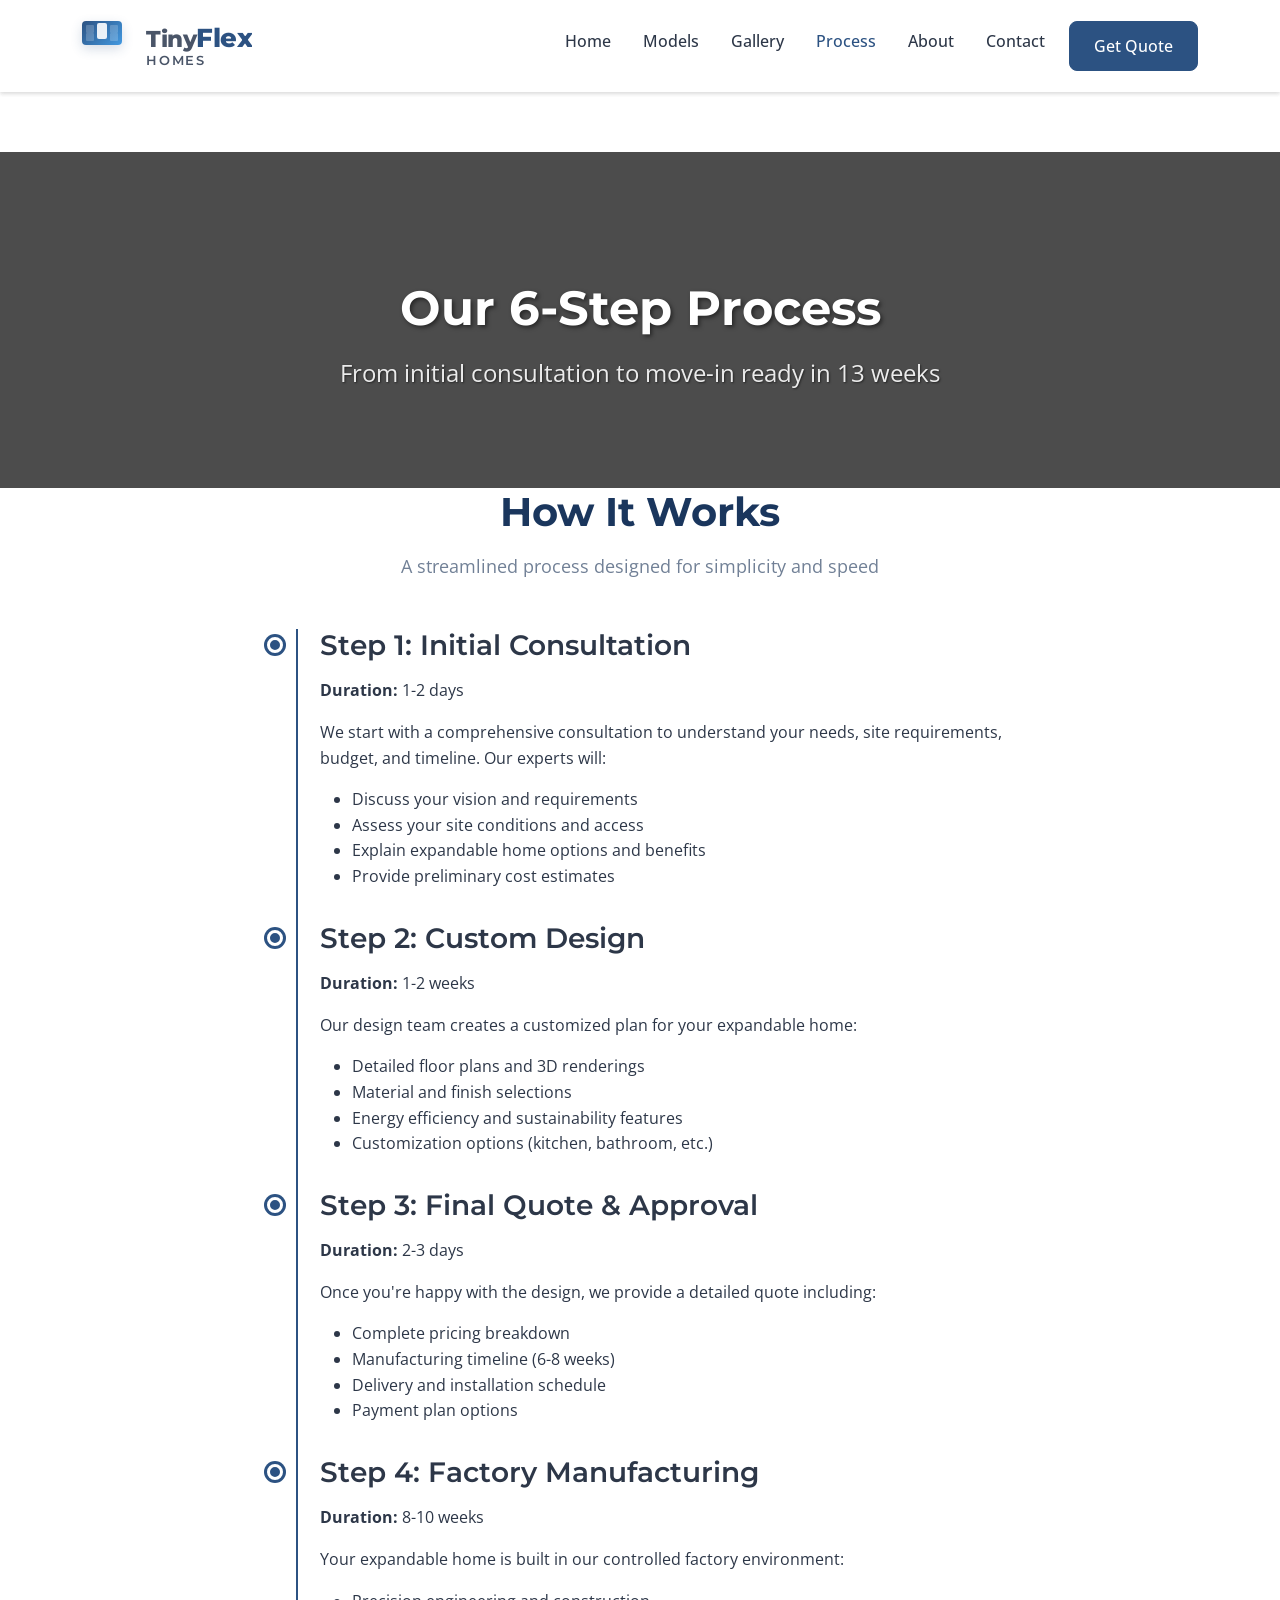
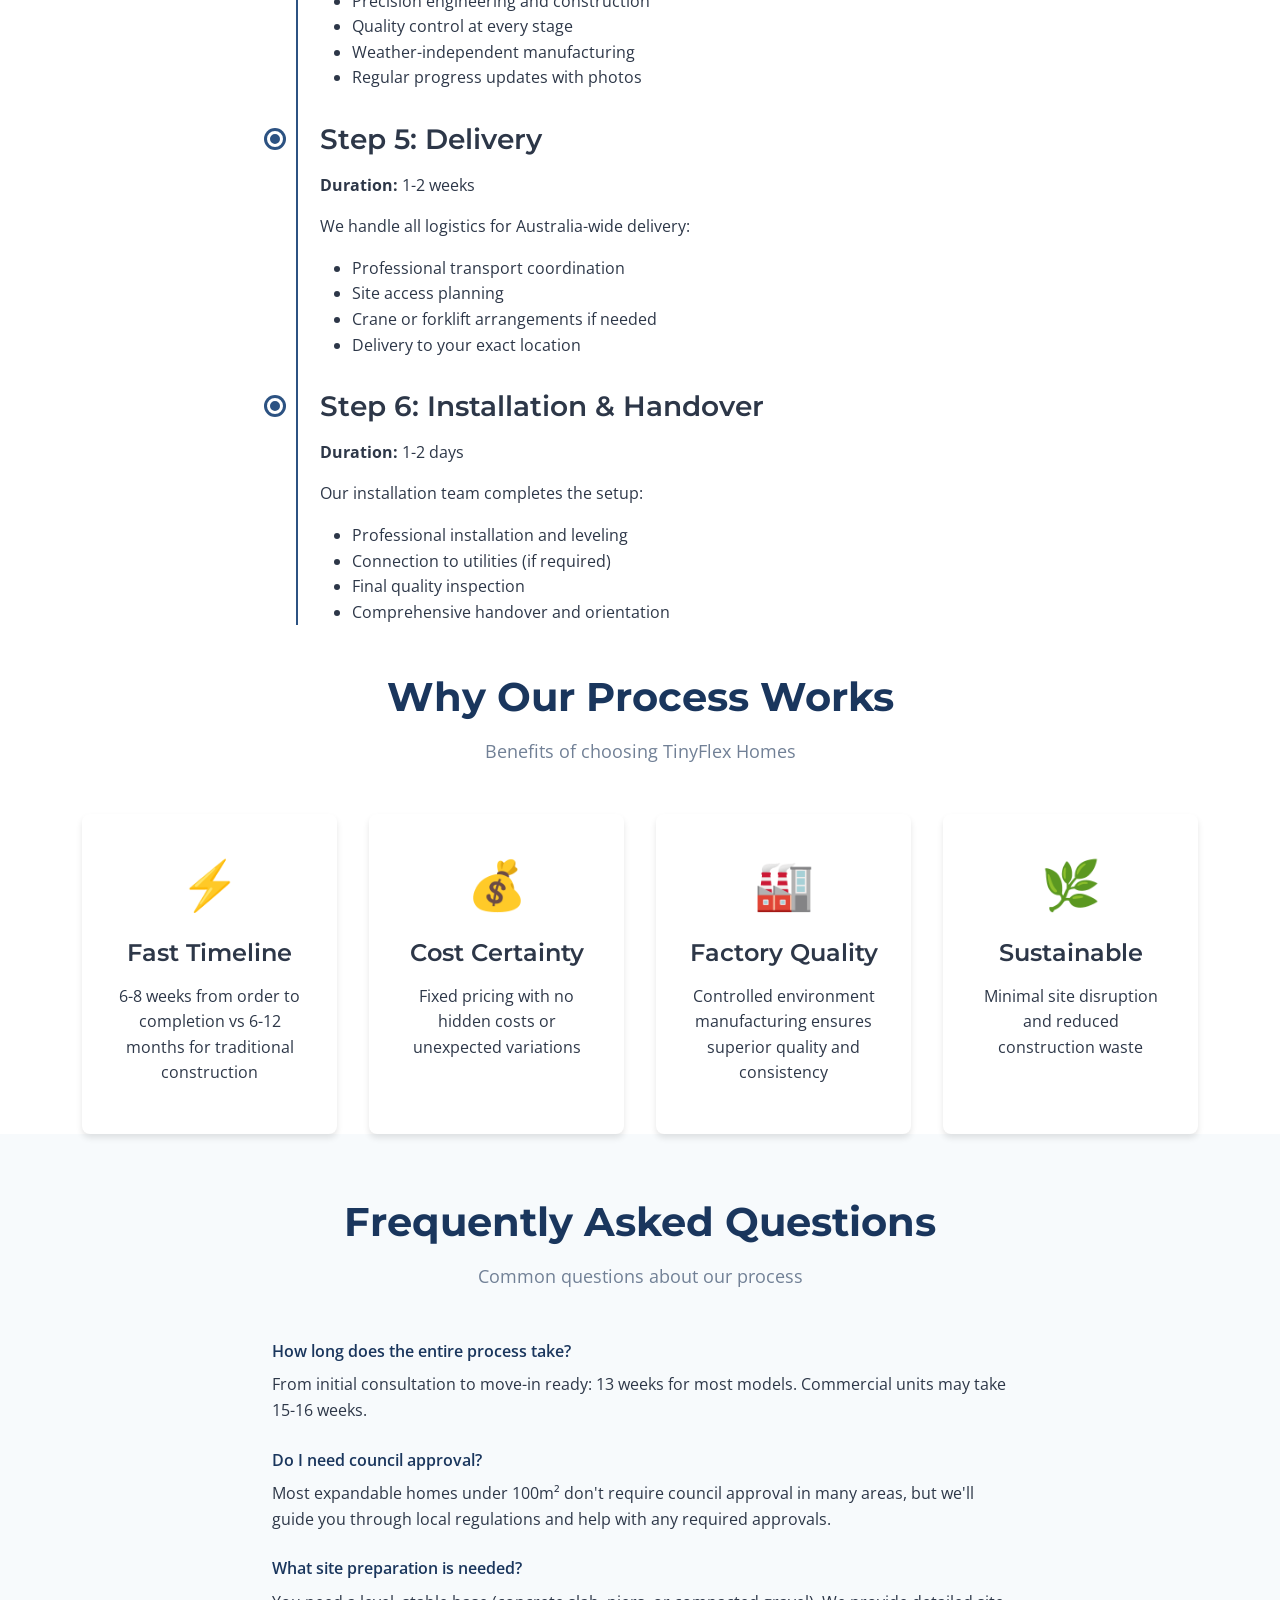
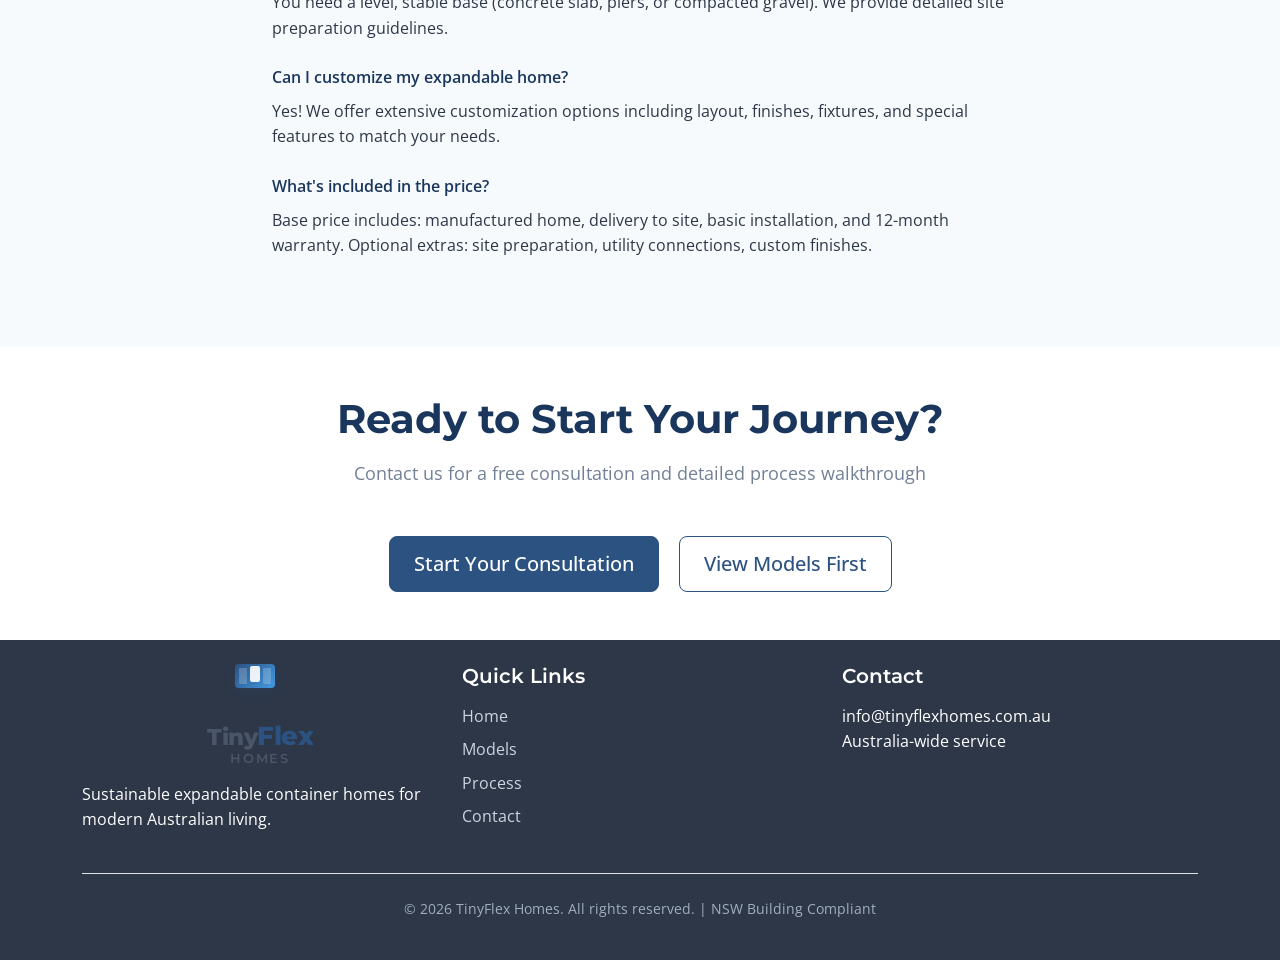
<file: process.html>
<!DOCTYPE html>
<html lang="en-AU">
<head>
    <meta charset="UTF-8">
    <meta name="viewport" content="width=device-width, initial-scale=1.0">
    <title>Our Process | TinyFlex Homes - Expandable Container Homes Australia</title>
    <meta name="description" content="Learn about our 6-step process for designing, manufacturing, and installing expandable container homes across Australia.">
    
    <!-- Open Graph / Social Media -->
    <meta property="og:title" content="TinyFlex Homes | Sustainable Expandable Container Homes">
    <meta property="og:description" content="Affordable, sustainable expandable container homes in Australia.">
    <meta property="og:image" content="https://tinyflexhomes.com.au/images/og-image.jpg">
    <meta property="og:url" content="https://tinyflexhomes.com.au">
    <meta property="og:type" content="website">
    
    <!-- Twitter Card -->
    <meta name="twitter:card" content="summary_large_image">
    <meta name="twitter:title" content="TinyFlex Homes | Sustainable Expandable Container Homes">
    <meta name="twitter:description" content="Affordable, sustainable expandable container homes in Australia.">
    
    <!-- Favicon -->
    <link rel="icon" type="image/x-icon" href="/favicon.ico">
    
    <!-- Fonts -->
    <link rel="preconnect" href="https://fonts.googleapis.com">
    <link rel="preconnect" href="https://fonts.gstatic.com" crossorigin>
    <link href="https://fonts.googleapis.com/css2?family=Montserrat:wght@400;500;600;700&family=Open+Sans:wght@300;400;500&display=swap" rel="stylesheet">
    
    <!-- Bootstrap 5 -->
    <link href="https://cdn.jsdelivr.net/npm/bootstrap@5.3.0/dist/css/bootstrap.min.css" rel="stylesheet">
    
    <!-- Custom CSS -->
    <link rel="stylesheet" href="css/style.css?v=202604020235">
    
    <!-- Structured Data -->
    <script type="application/ld+json">
    {
      "@context": "https://schema.org",
      "@type": "HomeAndConstructionBusiness",
      "name": "TinyFlex Homes",
      "description": "Sustainable expandable container homes in Australia",
      "url": "https://tinyflexhomes.com.au",
      "address": {
        "@type": "PostalAddress",
        "addressCountry": "Australia"
      },
      "areaServed": "Australia"
    }
    </script>
</head>
<body>
    <!-- Navigation -->
    <nav class="navbar navbar-expand-lg navbar-light bg-white fixed-top shadow-sm">
        <div class="container">
            <a class="navbar-brand tinyflex-logo" href="/">
    <div class="logo-mark">
        <!-- Shipping container base -->
        <div class="container-base">
            <div class="container-corner container-corner-tl"></div>
            <div class="container-corner container-corner-tr"></div>
            <div class="container-corner container-corner-bl"></div>
            <div class="container-corner container-corner-br"></div>
            <div class="container-door"></div>
        </div>
        
        <!-- Expandable section -->
        <div class="expandable-section"></div>
        
        <!-- Expansion arrows -->
        <div class="expand-arrow expand-arrow-left"></div>
        <div class="expand-arrow expand-arrow-right"></div>
        
        <!-- House transformation (appears on hover) -->
        <div class="house-transform">
            <div class="house-roof"></div>
            <div class="house-window house-window-left"></div>
            <div class="house-window house-window-right"></div>
        </div>
    </div>
    <div class="logo-text">
        <span class="logo-primary">
            <span class="logo-tiny">Tiny</span><span class="logo-flex">Flex</span>
        </span>
        <span class="logo-secondary">Homes</span>
    </div>
</a>
            <button class="navbar-toggler" type="button" data-bs-toggle="collapse" data-bs-target="#navbarNav">
                <span class="navbar-toggler-icon"></span>
            </button>
            <div class="collapse navbar-collapse" id="navbarNav">
                <ul class="navbar-nav ms-auto">
                    <li class="nav-item"><a class="nav-link" href="index.html">Home</a></li>
                    <li class="nav-item"><a class="nav-link" href="models.html">Models</a></li>
                    <li class="nav-item"><a class="nav-link" href="gallery.html">Gallery</a></li>
                    <li class="nav-item"><a class="nav-link" href="process.html" class="nav-link active">Process</a></li>
                    <li class="nav-item"><a class="nav-link" href="about.html" class="nav-link">About</a></li>
                    <li class="nav-item"><a class="nav-link" href="index.html#contact">Contact</a></li>
                    <li class="nav-item ms-2">
                        <a class="btn btn-primary" href="index.html#contact">Get Quote</a>
                    </li>
                </ul>
            </div>
        </div>
    </nav>

    
<!-- Same head content as other pages -->
    <link rel="stylesheet" href="css/style.css?v=202604020235">
    <style>
        .process-detail-step {
            margin-bottom: 4rem;
            padding: 2rem;
            background: white;
            border-radius: var(--border-radius);
            box-shadow: var(--box-shadow);
        }
        
        .process-timeline {
            position: relative;
            padding-left: 3rem;
            margin-bottom: 3rem;
        }
        
        .process-timeline:before {
            content: '';
            position: absolute;
            left: 1.5rem;
            top: 0;
            bottom: 0;
            width: 2px;
            background: var(--primary-color);
        }
        
        .timeline-item {
            position: relative;
            margin-bottom: 2rem;
        }
        
        .timeline-item:before {
            content: '';
            position: absolute;
            left: -3.3rem;
            top: 0.5rem;
            width: 1rem;
            height: 1rem;
            border-radius: 50%;
            background: var(--primary-color);
            border: 3px solid white;
            box-shadow: 0 0 0 3px var(--primary-color);
        }
        
        .faq-section {
            background: var(--light-color);
            padding: 4rem 0;
        }
        
        .faq-item {
            margin-bottom: 1.5rem;
        }
        
        .faq-question {
            font-weight: 600;
            color: var(--primary-dark);
            margin-bottom: 0.5rem;
        }
        
        .process-benefits {
            display: grid;
            grid-template-columns: repeat(auto-fit, minmax(250px, 1fr));
            gap: 2rem;
            margin-top: 3rem;
        }
        
        .benefit-card {
            text-align: center;
            padding: 2rem;
            background: white;
            border-radius: var(--border-radius);
            box-shadow: var(--box-shadow);
        }
        
        .benefit-icon {
            font-size: 3rem;
            margin-bottom: 1rem;
            color: var(--primary-color);
        }
    </style>
</head>
<body>
    <!-- Navigation -->
    <nav class="navbar navbar-expand-lg navbar-light bg-white fixed-top shadow-sm">
        <div class="container">
            <a class="navbar-brand tinyflex-logo" href="/">
    <div class="logo-mark">
        <!-- Shipping container base -->
        <div class="container-base">
            <div class="container-corner container-corner-tl"></div>
            <div class="container-corner container-corner-tr"></div>
            <div class="container-corner container-corner-bl"></div>
            <div class="container-corner container-corner-br"></div>
            <div class="container-door"></div>
        </div>
        
        <!-- Expandable section -->
        <div class="expandable-section"></div>
        
        <!-- Expansion arrows -->
        <div class="expand-arrow expand-arrow-left"></div>
        <div class="expand-arrow expand-arrow-right"></div>
        
        <!-- House transformation (appears on hover) -->
        <div class="house-transform">
            <div class="house-roof"></div>
            <div class="house-window house-window-left"></div>
            <div class="house-window house-window-right"></div>
        </div>
    </div>
    <div class="logo-text">
        <span class="logo-primary">
            <span class="logo-tiny">Tiny</span><span class="logo-flex">Flex</span>
        </span>
        <span class="logo-secondary">Homes</span>
    </div>
</a>
            <button class="navbar-toggler" type="button" data-bs-toggle="collapse" data-bs-target="#navbarNav">
                <span class="navbar-toggler-icon"></span>
            </button>
            <div class="collapse navbar-collapse" id="navbarNav">
                <ul class="navbar-nav ms-auto">
                    <li class="nav-item"><a class="nav-link" href="index.html">Home</a></li>
                    <li class="nav-item"><a class="nav-link" href="models.html">Models</a></li>
                    <li class="nav-item"><a class="nav-link" href="gallery.html">Gallery</a></li>
                    <li class="nav-item"><a class="nav-link active" href="process.html">Process</a></li>
                    <li class="nav-item"><a class="nav-link" href="about.html">About</a></li>
                    <li class="nav-item"><a class="nav-link" href="index.html#contact">Contact</a></li>
                    <li class="nav-item ms-2">
                        <a class="btn btn-primary" href="index.html#contact">Get Quote</a>
                    </li>
                </ul>
            </div>
        </div>
    </nav>

    <!-- Process Hero -->
    <section class="page-hero">
        <div class="container">
            <h1 class="hero-title">Our 6-Step Process</h1>
            <p class="hero-subtitle">From initial consultation to move-in ready in 13 weeks</p>
        </div>
    </section>

    <!-- Process Overview -->
    <section class="about-section">
        <div class="container">
            <div class="text-center mb-5">
                <h2 class="section-title">How It Works</h2>
                <p class="section-subtitle">A streamlined process designed for simplicity and speed</p>
            </div>
            
            <div class="row">
                <div class="col-lg-8 mx-auto">
                    <div class="process-timeline">
                        <!-- Step 1 -->
                        <div class="timeline-item">
                            <h3>Step 1: Initial Consultation</h3>
                            <p><strong>Duration:</strong> 1-2 days</p>
                            <p>We start with a comprehensive consultation to understand your needs, site requirements, budget, and timeline. Our experts will:</p>
                            <ul>
                                <li>Discuss your vision and requirements</li>
                                <li>Assess your site conditions and access</li>
                                <li>Explain expandable home options and benefits</li>
                                <li>Provide preliminary cost estimates</li>
                            </ul>
                        </div>
                        
                        <!-- Step 2 -->
                        <div class="timeline-item">
                            <h3>Step 2: Custom Design</h3>
                            <p><strong>Duration:</strong> 1-2 weeks</p>
                            <p>Our design team creates a customized plan for your expandable home:</p>
                            <ul>
                                <li>Detailed floor plans and 3D renderings</li>
                                <li>Material and finish selections</li>
                                <li>Energy efficiency and sustainability features</li>
                                <li>Customization options (kitchen, bathroom, etc.)</li>
                            </ul>
                        </div>
                        
                        <!-- Step 3 -->
                        <div class="timeline-item">
                            <h3>Step 3: Final Quote & Approval</h3>
                            <p><strong>Duration:</strong> 2-3 days</p>
                            <p>Once you're happy with the design, we provide a detailed quote including:</p>
                            <ul>
                                <li>Complete pricing breakdown</li>
                                <li>Manufacturing timeline (6-8 weeks)</li>
                                <li>Delivery and installation schedule</li>
                                <li>Payment plan options</li>
                            </ul>
                        </div>
                        
                        <!-- Step 4 -->
                        <div class="timeline-item">
                            <h3>Step 4: Factory Manufacturing</h3>
                            <p><strong>Duration:</strong> 8-10 weeks</p>
                            <p>Your expandable home is built in our controlled factory environment:</p>
                            <ul>
                                <li>Precision engineering and construction</li>
                                <li>Quality control at every stage</li>
                                <li>Weather-independent manufacturing</li>
                                <li>Regular progress updates with photos</li>
                            </ul>
                        </div>
                        
                        <!-- Step 5 -->
                        <div class="timeline-item">
                            <h3>Step 5: Delivery</h3>
                            <p><strong>Duration:</strong> 1-2 weeks</p>
                            <p>We handle all logistics for Australia-wide delivery:</p>
                            <ul>
                                <li>Professional transport coordination</li>
                                <li>Site access planning</li>
                                <li>Crane or forklift arrangements if needed</li>
                                <li>Delivery to your exact location</li>
                            </ul>
                        </div>
                        
                        <!-- Step 6 -->
                        <div class="timeline-item">
                            <h3>Step 6: Installation & Handover</h3>
                            <p><strong>Duration:</strong> 1-2 days</p>
                            <p>Our installation team completes the setup:</p>
                            <ul>
                                <li>Professional installation and leveling</li>
                                <li>Connection to utilities (if required)</li>
                                <li>Final quality inspection</li>
                                <li>Comprehensive handover and orientation</li>
                            </ul>
                        </div>
                    </div>
                </div>
            </div>
        </div>
    </section>

    <!-- Process Benefits -->
    <section class="about-section">
        <div class="container">
            <div class="text-center mb-5">
                <h2 class="section-title">Why Our Process Works</h2>
                <p class="section-subtitle">Benefits of choosing TinyFlex Homes</p>
            </div>
            
            <div class="process-benefits">
                <div class="benefit-card">
                    <div class="benefit-icon">⚡</div>
                    <h4>Fast Timeline</h4>
                    <p>6-8 weeks from order to completion vs 6-12 months for traditional construction</p>
                </div>
                
                <div class="benefit-card">
                    <div class="benefit-icon">💰</div>
                    <h4>Cost Certainty</h4>
                    <p>Fixed pricing with no hidden costs or unexpected variations</p>
                </div>
                
                <div class="benefit-card">
                    <div class="benefit-icon">🏭</div>
                    <h4>Factory Quality</h4>
                    <p>Controlled environment manufacturing ensures superior quality and consistency</p>
                </div>
                
                <div class="benefit-card">
                    <div class="benefit-icon">🌿</div>
                    <h4>Sustainable</h4>
                    <p>Minimal site disruption and reduced construction waste</p>
                </div>
            </div>
        </div>
    </section>

    <!-- FAQ Section -->
    <section class="faq-section">
        <div class="container">
            <div class="text-center mb-5">
                <h2 class="section-title">Frequently Asked Questions</h2>
                <p class="section-subtitle">Common questions about our process</p>
            </div>
            
            <div class="row">
                <div class="col-lg-8 mx-auto">
                    <div class="faq-item">
                        <div class="faq-question">How long does the entire process take?</div>
                        <p>From initial consultation to move-in ready: 13 weeks for most models. Commercial units may take 15-16 weeks.</p>
                    </div>
                    
                    <div class="faq-item">
                        <div class="faq-question">Do I need council approval?</div>
                        <p>Most expandable homes under 100m² don't require council approval in many areas, but we'll guide you through local regulations and help with any required approvals.</p>
                    </div>
                    
                    <div class="faq-item">
                        <div class="faq-question">What site preparation is needed?</div>
                        <p>You need a level, stable base (concrete slab, piers, or compacted gravel). We provide detailed site preparation guidelines.</p>
                    </div>
                    
                    <div class="faq-item">
                        <div class="faq-question">Can I customize my expandable home?</div>
                        <p>Yes! We offer extensive customization options including layout, finishes, fixtures, and special features to match your needs.</p>
                    </div>
                    
                    <div class="faq-item">
                        <div class="faq-question">What's included in the price?</div>
                        <p>Base price includes: manufactured home, delivery to site, basic installation, and 12-month warranty. Optional extras: site preparation, utility connections, custom finishes.</p>
                    </div>
                </div>
            </div>
        </div>
    </section>

    <!-- CTA Section -->
    <section class="cta-section py-5 text-center">
        <div class="container">
            <h2 class="section-title">Ready to Start Your Journey?</h2>
            <p class="section-subtitle">Contact us for a free consultation and detailed process walkthrough</p>
            <a href="index.html#contact" class="btn btn-primary btn-lg me-3">Start Your Consultation</a>
            <a href="models.html" class="btn btn-outline-primary btn-lg">View Models First</a>
        </div>
    </section>

    
<!-- Footer -->
    <footer class="footer py-4">
        <div class="container">
            <div class="row">
                <div class="col-md-4">
    <div class="tinyflex-logo">
        <div class="logo-mark">
            <!-- Shipping container base -->
            <div class="container-base">
                <div class="container-corner container-corner-tl"></div>
                <div class="container-corner container-corner-tr"></div>
                <div class="container-corner container-corner-bl"></div>
                <div class="container-corner container-corner-br"></div>
                <div class="container-door"></div>
            </div>
            
            <!-- Expandable section -->
            <div class="expandable-section"></div>
            
            <!-- Expansion arrows -->
            <div class="expand-arrow expand-arrow-left"></div>
            <div class="expand-arrow expand-arrow-right"></div>
            
            <!-- House transformation (appears on hover) -->
            <div class="house-transform">
                <div class="house-roof"></div>
                <div class="house-window house-window-left"></div>
                <div class="house-window house-window-right"></div>
            </div>
        </div>
        <div class="logo-text">
            <span class="logo-primary">
                <span class="logo-tiny">Tiny</span><span class="logo-flex">Flex</span>
            </span>
            <span class="logo-secondary">Homes</span>
        </div>
    </div>
    <p class="mt-3">Sustainable expandable container homes for modern Australian living.</p>
</div>
                <div class="col-md-4">
                    <h5>Quick Links</h5>
                    <ul class="footer-links">
                        <li><a href="#home">Home</a></li>
                        <li><a href="models.html">Models</a></li>
                        <li><a href="#process">Process</a></li>
                        <li><a href="#contact">Contact</a></li>
                    </ul>
                </div>
                <div class="col-md-4">
                    <h5>Contact</h5>
                    <p>info@tinyflexhomes.com.au<br>
                    
                    Australia-wide service</p>
                </div>
            </div>
            <div class="footer-bottom text-center mt-4 pt-4 border-top">
                <p>&copy; 2026 TinyFlex Homes. All rights reserved. | NSW Building Compliant</p>
            </div>
        </div>
    </footer>

    <!-- Bootstrap JS -->
    <script src="https://cdn.jsdelivr.net/npm/bootstrap@5.3.0/dist/js/bootstrap.bundle.min.js"></script>
    
    <!-- Custom JS -->
    <script src="js/main.js?v=202604020235"></script>
</body>
</html>
</file>
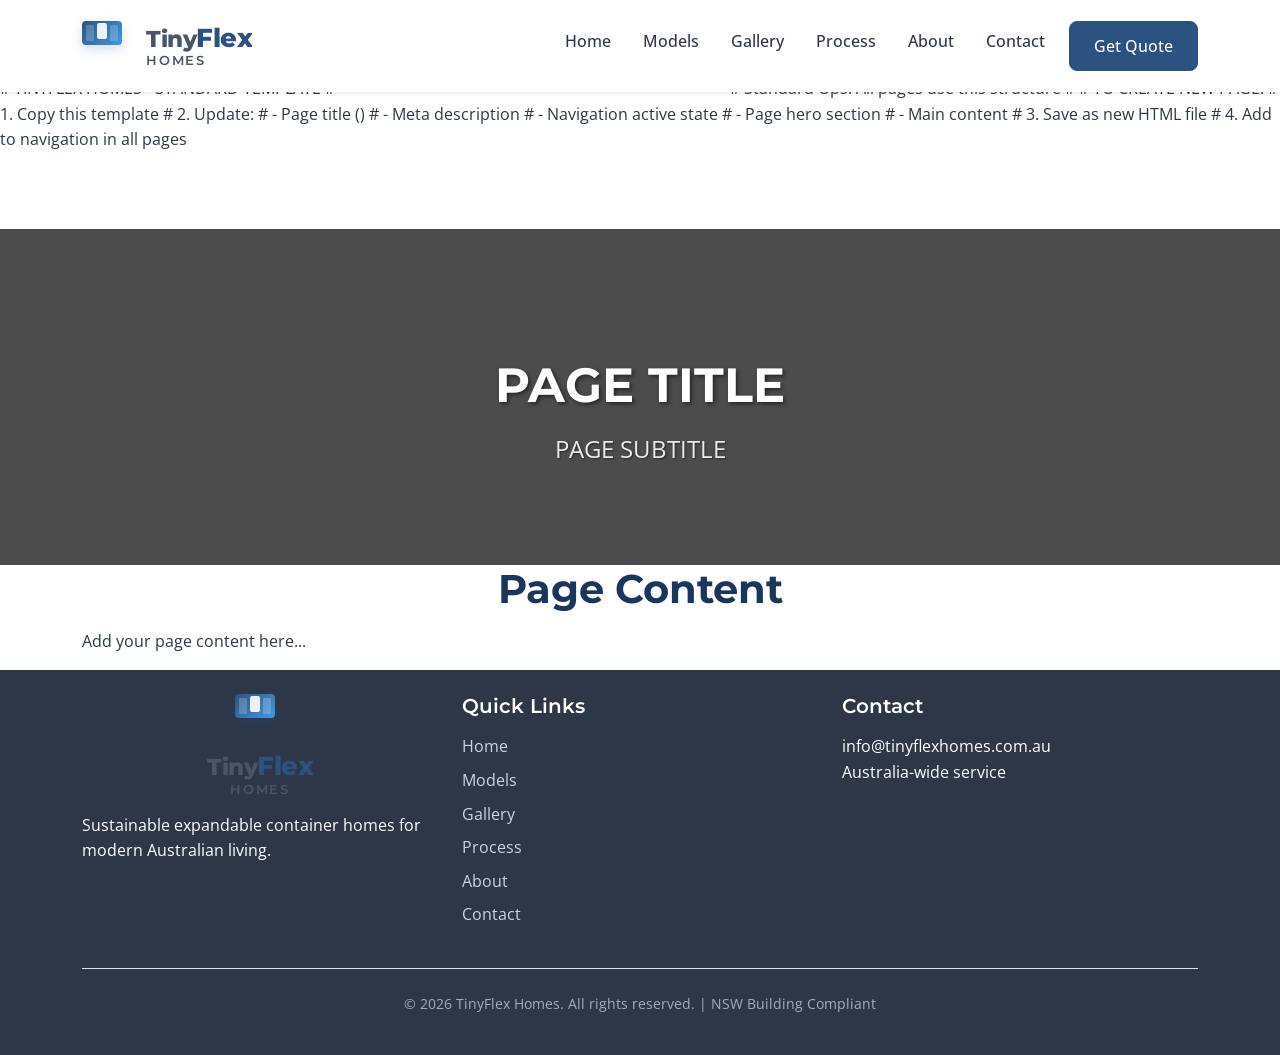
<file: TEMPLATE.html>
# TINYFLEX HOMES - STANDARD TEMPLATE
# ===========================================
# Standard Ops: All pages use this structure
# 
# TO CREATE NEW PAGE:
# 1. Copy this template
# 2. Update:
#    - Page title (<title>...</title>)
#    - Meta description
#    - Navigation active state
#    - Page hero section
#    - Main content
# 3. Save as new HTML file
# 4. Add to navigation in all pages

<!DOCTYPE html>
<html lang="en-AU">
<head>
    <meta charset="UTF-8">
    <meta name="viewport" content="width=device-width, initial-scale=1.0">
    <title>PAGE TITLE | TinyFlex Homes - Expandable Container Homes Australia</title>
    <meta name="description" content="PAGE DESCRIPTION">
    
    <!-- Open Graph / Social Media -->
    <meta property="og:title" content="PAGE TITLE | TinyFlex Homes">
    <meta property="og:description" content="PAGE DESCRIPTION">
    <meta property="og:image" content="https://tinyflexhomes.com.au/images/og-image.jpg">
    <meta property="og:url" content="https://tinyflexhomes.com.au">
    <meta property="og:type" content="website">
    
    <!-- Twitter Card -->
    <meta name="twitter:card" content="summary_large_image">
    <meta name="twitter:title" content="PAGE TITLE | TinyFlex Homes">
    <meta name="twitter:description" content="PAGE DESCRIPTION">
    
    <!-- Favicon -->
    <link rel="icon" type="image/x-icon" href="/favicon.ico">
    
    <!-- Fonts -->
    <link rel="preconnect" href="https://fonts.googleapis.com">
    <link rel="preconnect" href="https://fonts.gstatic.com" crossorigin>
    <link href="https://fonts.googleapis.com/css2?family=Montserrat:wght@400;500;600;700&family=Open+Sans:wght@300;400;500&display=swap" rel="stylesheet">
    
    <!-- Bootstrap 5 -->
    <link href="https://cdn.jsdelivr.net/npm/bootstrap@5.3.0/dist/css/bootstrap.min.css" rel="stylesheet">
    
    <!-- Custom CSS -->
    <link rel="stylesheet" href="css/style.css?v=202604020235VERSION">
    
    <!-- Structured Data -->
    <script type="application/ld+json">
    {
      "@context": "https://schema.org",
      "@type": "HomeAndConstructionBusiness",
      "name": "TinyFlex Homes",
      "description": "Sustainable expandable container homes in Australia",
      "url": "https://tinyflexhomes.com.au",
      "address": {
        "@type": "PostalAddress",
        "addressCountry": "Australia"
      },
      "areaServed": "Australia"
    }
    </script>
</head>

<body>
    <!-- Navigation -->
    <nav class="navbar navbar-expand-lg navbar-light bg-white fixed-top shadow-sm">
        <div class="container">
            <a class="navbar-brand tinyflex-logo" href="/">
    <div class="logo-mark">
        <!-- Shipping container base -->
        <div class="container-base">
            <div class="container-corner container-corner-tl"></div>
            <div class="container-corner container-corner-tr"></div>
            <div class="container-corner container-corner-bl"></div>
            <div class="container-corner container-corner-br"></div>
            <div class="container-door"></div>
        </div>
        
        <!-- Expandable section -->
        <div class="expandable-section"></div>
        
        <!-- Expansion arrows -->
        <div class="expand-arrow expand-arrow-left"></div>
        <div class="expand-arrow expand-arrow-right"></div>
        
        <!-- House transformation (appears on hover) -->
        <div class="house-transform">
            <div class="house-roof"></div>
            <div class="house-window house-window-left"></div>
            <div class="house-window house-window-right"></div>
        </div>
    </div>
    <div class="logo-text">
        <span class="logo-primary">
            <span class="logo-tiny">Tiny</span><span class="logo-flex">Flex</span>
        </span>
        <span class="logo-secondary">Homes</span>
    </div>
</a>
            <button class="navbar-toggler" type="button" data-bs-toggle="collapse" data-bs-target="#navbarNav">
                <span class="navbar-toggler-icon"></span>
            </button>
            <div class="collapse navbar-collapse" id="navbarNav">
                <ul class="navbar-nav ms-auto">
                    <li class="nav-item"><a class="nav-link" href="index.html">Home</a></li>
                    <li class="nav-item"><a class="nav-link" href="models.html">Models</a></li>
                    <li class="nav-item"><a class="nav-link" href="gallery.html">Gallery</a></li>
                    <li class="nav-item"><a class="nav-link" href="process.html">Process</a></li>
                    <li class="nav-item"><a class="nav-link" href="about.html">About</a></li>
                    <li class="nav-item"><a class="nav-link" href="index.html#contact">Contact</a></li>
                    <li class="nav-item ms-2">
                        <a class="btn btn-primary" href="index.html#contact">Get Quote</a>
                    </li>
                </ul>
            </div>
        </div>
    </nav>

    <!-- PAGE HERO SECTION -->
    <!-- Replace this with page-specific hero -->
    <section class="page-hero">
        <div class="container">
            <h1 class="hero-title">PAGE TITLE</h1>
            <p class="hero-subtitle">PAGE SUBTITLE</p>
        </div>
    </section>

    <!-- MAIN CONTENT -->
    <!-- Replace everything below with page-specific content -->
    <section class="about-section">
        <div class="container">
            <h2 class="section-title">Page Content</h2>
            <p>Add your page content here...</p>
        </div>
    </section>

    <!-- Footer -->
    <footer class="footer py-4">
        <div class="container">
            <div class="row">
                <div class="col-md-4">
    <div class="tinyflex-logo">
        <div class="logo-mark">
            <!-- Shipping container base -->
            <div class="container-base">
                <div class="container-corner container-corner-tl"></div>
                <div class="container-corner container-corner-tr"></div>
                <div class="container-corner container-corner-bl"></div>
                <div class="container-corner container-corner-br"></div>
                <div class="container-door"></div>
            </div>
            
            <!-- Expandable section -->
            <div class="expandable-section"></div>
            
            <!-- Expansion arrows -->
            <div class="expand-arrow expand-arrow-left"></div>
            <div class="expand-arrow expand-arrow-right"></div>
            
            <!-- House transformation (appears on hover) -->
            <div class="house-transform">
                <div class="house-roof"></div>
                <div class="house-window house-window-left"></div>
                <div class="house-window house-window-right"></div>
            </div>
        </div>
        <div class="logo-text">
            <span class="logo-primary">
                <span class="logo-tiny">Tiny</span><span class="logo-flex">Flex</span>
            </span>
            <span class="logo-secondary">Homes</span>
        </div>
    </div>
    <p class="mt-3">Sustainable expandable container homes for modern Australian living.</p>
</div>
                <div class="col-md-4">
                    <h5>Quick Links</h5>
                    <ul class="footer-links">
                        <li><a href="index.html">Home</a></li>
                        <li><a href="models.html">Models</a></li>
                        <li><a href="gallery.html">Gallery</a></li>
                        <li><a href="process.html">Process</a></li>
                        <li><a href="about.html">About</a></li>
                        <li><a href="index.html#contact">Contact</a></li>
                    </ul>
                </div>
                <div class="col-md-4">
                    <h5>Contact</h5>
                    <p>info@tinyflexhomes.com.au<br>
                    
                    Australia-wide service</p>
                </div>
            </div>
            <div class="footer-bottom text-center mt-4 pt-4 border-top">
                <p>&copy; 2026 TinyFlex Homes. All rights reserved. | NSW Building Compliant</p>
            </div>
        </div>
    </footer>

    <!-- Scripts -->
    <script src="https://cdn.jsdelivr.net/npm/bootstrap@5.3.0/dist/js/bootstrap.bundle.min.js"></script>
    <script src="js/main.js?v=202604020235VERSION"></script>
</body>
</html>
</file>
<file: css/style.css>
/* TinyFlex Homes - Professional Website Styles */
:root {
    --primary-color: #2c5282;
    --primary-dark: #1a365d;
    --primary-light: #4299e1;
    --secondary-color: #48bb78;
    --dark-color: #2d3748;
    --light-color: #f7fafc;
    --gray-color: #718096;
    --border-radius: 8px;
    --box-shadow: 0 4px 6px rgba(0, 0, 0, 0.1);
    --transition: all 0.3s ease;
}

/* Base Styles */
* {
    margin: 0;
    padding: 0;
    box-sizing: border-box;
}

body {
    font-family: 'Open Sans', sans-serif;
    color: var(--dark-color);
    line-height: 1.6;
    padding-top: 76px; /* For fixed navbar */
}

h1, h2, h3, h4, h5, h6 {
    font-family: 'Montserrat', sans-serif;
    font-weight: 600;
    margin-bottom: 1rem;
}

a {
    text-decoration: none;
    color: var(--primary-color);
    transition: var(--transition);
}

a:hover {
    color: var(--primary-dark);
}

.btn {
    border-radius: var(--border-radius);
    padding: 0.75rem 1.5rem;
    font-weight: 500;
    transition: var(--transition);
}

.btn-primary {
    background-color: var(--primary-color);
    border-color: var(--primary-color);
}

.btn-primary:hover {
    background-color: var(--primary-dark);
    border-color: var(--primary-dark);
}

.btn-outline-primary {
    color: var(--primary-color);
    border-color: var(--primary-color);
}

.btn-outline-primary:hover {
    background-color: var(--primary-color);
    border-color: var(--primary-color);
}

/* Navigation */
.navbar {
    padding: 1rem 0;
    transition: var(--transition);
}

.navbar-brand {
    font-family: 'Montserrat', sans-serif;
    font-weight: 700;
    font-size: 1.5rem;
}

/* Old brand classes removed - Using new logo design */

.nav-link {
    font-weight: 500;
    margin: 0 0.5rem;
    color: var(--dark-color) !important;
}

.nav-link:hover,
.nav-link.active {
    color: var(--primary-color) !important;
}

/* Page Hero (for non-home pages) */
.page-hero {
    background: linear-gradient(rgba(0,0,0,0.7), rgba(0,0,0,0.7)), 
                url('https://images.unsplash.com/photo-1600566753190-17f0baa2a6c3?ixlib=rb-4.0.3&auto=format&fit=crop&w=1950&q=80');
    background-size: cover;
    background-position: center;
    color: white;
    padding: 8rem 0 4rem;
    text-align: center;
    margin-top: 76px; /* Offset for fixed navbar */
}

.page-hero .hero-title {
    font-size: 3rem;
    font-weight: 700;
    margin-bottom: 1rem;
    color: white;
    text-shadow: 2px 2px 4px rgba(0,0,0,0.5);
}

.page-hero .hero-subtitle {
    font-size: 1.5rem;
    color: rgba(255,255,255,0.9);
    margin-bottom: 2rem;
    text-shadow: 1px 1px 2px rgba(0,0,0,0.5);
}

/* Hero Slider Section */
.hero-slider-section {
    position: relative;
    margin-top: -76px; /* Offset for fixed navbar */
    padding-top: 76px;
}

.carousel {
    height: 85vh;
    min-height: 600px;
    max-height: 800px;
}

.carousel-inner, .carousel-item {
    height: 100%;
}

.carousel-image {
    height: 100%;
    background-size: cover;
    background-position: center;
    background-repeat: no-repeat;
}

.carousel-overlay {
    position: absolute;
    top: 0;
    left: 0;
    right: 0;
    bottom: 0;
    background: linear-gradient(to right, rgba(0,0,0,0.7) 0%, rgba(0,0,0,0.4) 100%);
}

.carousel-caption {
    position: absolute;
    top: 50%;
    transform: translateY(-50%);
    bottom: auto;
    left: 0;
    right: 0;
    text-align: left;
    padding: 2rem;
}

.carousel-caption .hero-title {
    font-size: 3.5rem;
    font-weight: 700;
    margin-bottom: 1rem;
    color: white;
    text-shadow: 2px 2px 4px rgba(0,0,0,0.5);
}

.carousel-caption .hero-subtitle {
    font-size: 1.5rem;
    color: rgba(255,255,255,0.9);
    margin-bottom: 2rem;
    text-shadow: 1px 1px 2px rgba(0,0,0,0.5);
}

.carousel-indicators {
    bottom: 100px;
}

.carousel-indicators button {
    width: 12px;
    height: 12px;
    border-radius: 50%;
    margin: 0 5px;
    background-color: rgba(255,255,255,0.5);
    border: none;
}

.carousel-indicators button.active {
    background-color: white;
}

.carousel-control-prev,
.carousel-control-next {
    width: 60px;
    height: 60px;
    background-color: rgba(0,0,0,0.3);
    border-radius: 50%;
    top: 50%;
    transform: translateY(-50%);
    margin: 0 2rem;
}

.carousel-control-prev-icon,
.carousel-control-next-icon {
    width: 30px;
    height: 30px;
}

/* Hero Features Bar */
.hero-features-bar {
    background-color: white;
    padding: 2rem 0;
    box-shadow: 0 4px 20px rgba(0,0,0,0.1);
    position: relative;
    z-index: 10;
}

.hero-features-bar .feature-item {
    display: flex;
    align-items: center;
    gap: 1rem;
    padding: 1rem;
    border-right: 1px solid #e2e8f0;
}

.hero-features-bar .feature-item:last-child {
    border-right: none;
}

.hero-features-bar .feature-icon {
    font-size: 2rem;
    min-width: 50px;
}

.hero-features-bar .feature-text {
    display: flex;
    flex-direction: column;
}

.hero-features-bar .feature-text strong {
    font-size: 1.1rem;
    color: var(--primary-dark);
}

.hero-features-bar .feature-text small {
    color: var(--gray-color);
    font-size: 0.875rem;
}

/* Responsive Hero */
@media (max-width: 768px) {
    .carousel {
        height: 70vh;
        min-height: 500px;
    }
    
    .carousel-caption .hero-title {
        font-size: 2.5rem;
    }
    
    .carousel-caption .hero-subtitle {
        font-size: 1.25rem;
    }
    
    .carousel-control-prev,
    .carousel-control-next {
        width: 40px;
        height: 40px;
        margin: 0 1rem;
    }
    
    .hero-features-bar .feature-item {
        border-right: none;
        border-bottom: 1px solid #e2e8f0;
        justify-content: center;
        text-align: center;
    }
    
    .hero-features-bar .feature-item:last-child {
        border-bottom: none;
    }
}

@media (max-width: 576px) {
    .carousel {
        height: 60vh;
        min-height: 400px;
    }
    
    .carousel-caption .hero-title {
        font-size: 2rem;
    }
    
    .carousel-caption .hero-subtitle {
        font-size: 1rem;
    }
    
    .carousel-indicators {
        bottom: 80px;
    }
}

/* Section Styles */
.section-title {
    font-size: 2.5rem;
    font-weight: 700;
    color: var(--primary-dark);
    text-align: center;
}

.section-subtitle {
    font-size: 1.125rem;
    color: var(--gray-color);
    text-align: center;
    margin-bottom: 3rem;
}

/* Models Section */
.models-section {
    background-color: var(--light-color);
}

.model-card {
    border: none;
    border-radius: var(--border-radius);
    box-shadow: var(--box-shadow);
    transition: var(--transition);
    overflow: hidden;
}

.model-card:hover {
    transform: translateY(-5px);
    box-shadow: 0 10px 20px rgba(0, 0, 0, 0.15);
}

.model-card.featured {
    border: 2px solid var(--primary-color);
    position: relative;
}

.featured-badge {
    position: absolute;
    top: 1rem;
    right: 1rem;
    background-color: var(--secondary-color);
    color: white;
    padding: 0.25rem 0.75rem;
    border-radius: 20px;
    font-size: 0.875rem;
    font-weight: 600;
}

.card-img-top {
    height: 200px;
    object-fit: cover;
}

.card-title {
    font-size: 1.5rem;
    color: var(--primary-dark);
}

.model-features {
    list-style: none;
    padding: 0;
    margin: 1rem 0;
}

.model-features li {
    padding: 0.25rem 0;
    position: relative;
    padding-left: 1.5rem;
}

.model-features li:before {
    content: "✓";
    position: absolute;
    left: 0;
    color: var(--secondary-color);
    font-weight: bold;
}

.model-price {
    margin: 1.5rem 0;
    text-align: center;
}

.price-from {
    display: block;
    font-size: 0.875rem;
    color: var(--gray-color);
}

.price-amount {
    font-size: 2rem;
    font-weight: 700;
    color: var(--primary-color);
    display: block;
}

.price-note {
    display: block;
    font-size: 0.875rem;
    color: var(--gray-color);
}

/* Process Section */
.process-steps {
    text-align: center;
}

.process-step {
    margin-bottom: 2rem;
}

.step-number {
    width: 60px;
    height: 60px;
    background-color: var(--primary-color);
    color: white;
    border-radius: 50%;
    display: flex;
    align-items: center;
    justify-content: center;
    font-size: 1.5rem;
    font-weight: 700;
    margin: 0 auto 1rem;
}

.process-step h4 {
    font-size: 1.25rem;
    margin-bottom: 0.5rem;
}

.process-step p {
    color: var(--gray-color);
    font-size: 0.875rem;
}

/* Contact Section */
.contact-info {
    background-color: white;
    padding: 2rem;
    border-radius: var(--border-radius);
    box-shadow: var(--box-shadow);
}

.contact-item {
    padding: 0.5rem 0;
    border-bottom: 1px solid #e2e8f0;
}

.contact-item:last-child {
    border-bottom: none;
}

.contact-form {
    background-color: white;
    padding: 2rem;
    border-radius: var(--border-radius);
    box-shadow: var(--box-shadow);
}

.form-control,
.form-select {
    border-radius: var(--border-radius);
    border: 1px solid #e2e8f0;
    padding: 0.75rem;
    transition: var(--transition);
}

.form-control:focus,
.form-select:focus {
    border-color: var(--primary-color);
    box-shadow: 0 0 0 3px rgba(44, 82, 130, 0.1);
}

/* Footer */
.footer {
    background-color: var(--dark-color);
    color: white;
}

.footer h5 {
    color: white;
    margin-bottom: 1rem;
}

.footer-links {
    list-style: none;
    padding: 0;
}

.footer-links li {
    margin-bottom: 0.5rem;
}

.footer-links a {
    color: #cbd5e0;
}

.footer-links a:hover {
    color: white;
}

.footer-bottom {
    color: #a0aec0;
    font-size: 0.875rem;
}

/* Responsive Design */
@media (max-width: 768px) {
    .hero-title {
        font-size: 2rem;
    }
    
    .hero-subtitle {
        font-size: 1rem;
    }
    
    .section-title {
        font-size: 2rem;
    }
    
    .process-step {
        margin-bottom: 2rem;
    }
    
    .hero-features {
        flex-direction: column;
        gap: 1rem;
    }
}

@media (max-width: 576px) {
    body {
        padding-top: 66px;
    }
    
    .hero-section {
        padding: 2rem 0;
    }
    
    .model-card {
        margin-bottom: 1.5rem;
    }
    
    .process-step {
        margin-bottom: 1.5rem;
    }
}

/* Smooth Scrolling */
html {
    scroll-behavior: smooth;
}

/* Form Validation */
.form-control:invalid,
.form-select:invalid {
    border-color: #fc8181;
}

.form-control:valid,
.form-select:valid {
    border-color: #68d391;
}/* ===========================================
   TINYFLEX HOMES - PROFESSIONAL LOGO DESIGN
   Based on logo design principles:
   1. Simple - Clean geometric shapes
   2. Memorable - Unique combination
   3. Timeless - Classic, not trendy
   4. Versatile - Works at any size
   5. Appropriate - Represents expandable homes
   =========================================== */

/* Logo Container */
.tinyflex-logo {
    display: flex;
    align-items: center;
    text-decoration: none;
    color: inherit;
    transition: opacity 0.2s ease;
}

.tinyflex-logo:hover {
    opacity: 0.9;
}

/* Logo Mark (Icon) */
.logo-mark {
    position: relative;
    width: 40px;
    height: 40px;
    margin-right: 12px;
    flex-shrink: 0;
}

/* Main Logo Symbol: House + Expansion Arrows */
.logo-symbol {
    width: 100%;
    height: 100%;
    position: relative;
}

/* House Base (Simple rectangle) */
.house-base {
    position: absolute;
    bottom: 0;
    width: 28px;
    height: 20px;
    left: 6px;
    background: #2c5282; /* Primary blue */
    border-radius: 3px;
    overflow: hidden;
}

/* Roof (Simple triangle) */
.house-roof {
    position: absolute;
    top: 0;
    left: 4px;
    width: 32px;
    height: 20px;
    background: #4299e1; /* Secondary blue */
    clip-path: polygon(50% 0%, 0% 100%, 100% 100%);
}

/* Expansion Arrows (Simple chevrons) */
.expand-arrow-left,
.expand-arrow-right {
    position: absolute;
    top: 10px;
    width: 12px;
    height: 12px;
    border: 2px solid #2c5282;
    border-top: none;
    border-right: none;
}

.expand-arrow-left {
    left: -6px;
    transform: rotate(45deg);
}

.expand-arrow-right {
    right: -6px;
    transform: rotate(-135deg);
}

/* Door Detail (Simple vertical line) */
.house-door {
    position: absolute;
    bottom: 4px;
    left: 50%;
    transform: translateX(-50%);
    width: 4px;
    height: 8px;
    background: rgba(255, 255, 255, 0.7);
    border-radius: 1px;
}

/* Logo Text */
.logo-text {
    display: flex;
    flex-direction: column;
    line-height: 1;
}

.logo-primary {
    font-family: 'Montserrat', sans-serif;
    font-weight: 700;
    font-size: 1.5rem;
    color: #2c5282;
    letter-spacing: -0.5px;
    line-height: 1.1;
}

.logo-secondary {
    font-family: 'Montserrat', sans-serif;
    font-weight: 500;
    font-size: 0.75rem;
    color: #4a5568;
    letter-spacing: 1.5px;
    text-transform: uppercase;
    margin-top: 2px;
}

/* Logo Variations */

/* Dark background version */
.logo-dark .logo-primary {
    color: white;
}

.logo-dark .logo-secondary {
    color: rgba(255, 255, 255, 0.8);
}

/* Footer logo (centered) */
.footer .tinyflex-logo {
    justify-content: center;
    flex-direction: column;
    text-align: center;
}

.footer .logo-mark {
    margin-right: 0;
    margin-bottom: 8px;
}

.footer .logo-text {
    align-items: center;
}

/* Responsive Logo */

/* Tablet */
@media (max-width: 992px) {
    .logo-mark {
        width: 36px;
        height: 36px;
        margin-right: 10px;
    }
    
    .logo-primary {
        font-size: 1.3rem;
    }
    
    .logo-secondary {
        font-size: 0.7rem;
    }
}

/* Mobile */
@media (max-width: 768px) {
    .logo-mark {
        width: 32px;
        height: 32px;
        margin-right: 8px;
    }
    
    .house-base {
        width: 24px;
        height: 16px;
        left: 4px;
    }
    
    .house-roof {
        width: 28px;
        height: 16px;
        left: 2px;
    }
    
    .expand-arrow-left,
    .expand-arrow-right {
        width: 10px;
        height: 10px;
        top: 8px;
    }
    
    .logo-primary {
        font-size: 1.1rem;
    }
    
    .logo-secondary {
        font-size: 0.65rem;
        letter-spacing: 1px;
    }
}

/* Small mobile */
@media (max-width: 576px) {
    .logo-mark {
        width: 28px;
        height: 28px;
        margin-right: 6px;
    }
    
    .logo-primary {
        font-size: 1rem;
    }
    
    .logo-secondary {
        font-size: 0.6rem;
    }
    
    /* Hide secondary text on very small screens */
    .logo-compact .logo-secondary {
        display: none;
    }
}

/* Logo Animation (Subtle, professional) */
@keyframes logo-appear {
    from {
        opacity: 0;
        transform: translateY(-5px);
    }
    to {
        opacity: 1;
        transform: translateY(0);
    }
}

.logo-mark {
    animation: logo-appear 0.5s ease-out;
}

/* Print styles */
@media print {
    .logo-mark {
        filter: grayscale(100%);
    }
    
    .house-base {
        background: #333 !important;
    }
    
    .house-roof {
        background: #666 !important;
    }
    
    .expand-arrow-left,
    .expand-arrow-right {
        border-color: #333 !important;
    }
}

/* Logo Design Explanation:
   1. HOUSE SHAPE: Clearly communicates "homes"
   2. EXPANSION ARROWS: Clearly communicates "expandable"  
   3. SIMPLE GEOMETRY: Clean, professional, timeless
   4. BLUE COLOR SCHEME: Trust, reliability, professionalism
   5. PROPER HIERARCHY: Primary text bold, secondary smaller
*/.tinyflex-logo {
    display: flex;
    align-items: center;
    text-decoration: none;
    color: inherit;
}

.logo-icon {
    position: relative;
    width: 40px;
    height: 40px;
    margin-right: 12px;
}

/* Main logo - House shape that expands */
.logo-house {
    width: 40px;
    height: 40px;
    position: relative;
}

/* House base (expandable container) */
.logo-base {
    position: absolute;
    bottom: 0;
    width: 32px;
    height: 20px;
    background: linear-gradient(135deg, #2c5282 0%, #4299e1 100%);
    border-radius: 4px 4px 0 0;
    overflow: hidden;
    box-shadow: 0 4px 6px rgba(0, 0, 0, 0.1);
}

/* Expanding roof/section */
.logo-expand {
    position: absolute;
    top: 0;
    left: 8px;
    width: 24px;
    height: 20px;
    background: white;
    clip-path: polygon(50% 0%, 0% 100%, 100% 100%);
    transform-origin: bottom;
    transition: all 0.3s ease;
    box-shadow: 0 2px 4px rgba(0, 0, 0, 0.2);
}

/* Expansion lines/arrows */
.logo-expand:before,
.logo-expand:after {
    content: '';
    position: absolute;
    width: 8px;
    height: 8px;
    border: 2px solid #2c5282;
    border-top: none;
    border-right: none;
}

.logo-expand:before {
    bottom: -4px;
    left: -8px;
    transform: rotate(45deg);
}

.logo-expand:after {
    bottom: -4px;
    right: -8px;
    transform: rotate(-45deg);
}

/* Expansion animation */
@keyframes expand {
    0% {
        transform: translateY(0) scaleY(1);
    }
    50% {
        transform: translateY(-4px) scaleY(1.2);
    }
    100% {
        transform: translateY(0) scaleY(1);
    }
}

.logo-expand {
    animation: expand 3s ease-in-out infinite;
}

/* Hover effect - house expands more */
.tinyflex-logo:hover .logo-expand {
    animation: expand 1s ease-in-out infinite;
    transform: translateY(-6px) scaleY(1.3);
}

/* Door/window detail */
.logo-detail {
    position: absolute;
    bottom: 6px;
    left: 50%;
    transform: translateX(-50%);
    width: 8px;
    height: 10px;
    background: rgba(255, 255, 255, 0.3);
    border-radius: 2px;
}

/* Logo text */
.logo-text {
    display: flex;
    flex-direction: column;
    line-height: 1;
}

.logo-primary {
    font-family: 'Montserrat', sans-serif;
    font-weight: 700;
    font-size: 1.5rem;
    color: #2c5282;
    letter-spacing: -0.5px;
}

.logo-secondary {
    font-family: 'Montserrat', sans-serif;
    font-weight: 500;
    font-size: 0.875rem;
    color: #4a5568;
    letter-spacing: 1px;
    text-transform: uppercase;
}

/* Logo hover effects */
.tinyflex-logo:hover .logo-expand {
    transform: scale(1.1);
}

.tinyflex-logo:hover .logo-primary {
    color: #4299e1;
}

/* Logo for dark backgrounds */
.logo-dark .logo-primary {
    color: white;
}

.logo-dark .logo-secondary {
    color: rgba(255, 255, 255, 0.8);
}

/* Responsive logo */
@media (max-width: 768px) {
    .logo-icon {
        width: 32px;
        height: 32px;
        margin-right: 8px;
    }
    
    .logo-container {
        width: 32px;
        height: 32px;
        border-radius: 6px;
    }
    
    .logo-expand {
        width: 20px;
        height: 20px;
        top: 6px;
        left: 6px;
    }
    
    .logo-primary {
        font-size: 1.25rem;
    }
    
    .logo-secondary {
        font-size: 0.75rem;
    }
}

/* Logo in footer */
.footer .tinyflex-logo {
    margin-bottom: 1rem;
}

.footer .logo-text {
    align-items: center;
}

/* Simple logo version (for very small screens) */
.logo-simple {
    display: none;
}

@media (max-width: 576px) {
    .logo-full {
        display: none;
    }
    
    .logo-simple {
        display: flex;
        align-items: center;
    }
    
    .logo-simple .logo-primary {
        font-size: 1.1rem;
    }
    
    .logo-simple .logo-secondary {
        display: none;
    }
}

/* ===========================================
   TINYFLEX HOMES - UNIQUE LOGO CONCEPT
   Logo that clearly communicates:
   1. TINY - Compact, efficient
   2. FLEX - Flexible, expandable
   3. HOMES - Container homes
   =========================================== */

/* Logo Container */
.tinyflex-logo {
    display: flex;
    align-items: center;
    text-decoration: none;
    color: inherit;
    position: relative;
}

/* Logo Mark - Container that expands */
.logo-mark {
    position: relative;
    width: 50px;
    height: 50px;
    margin-right: 14px;
    flex-shrink: 0;
}

/* Main Container Shape - Shipping container */
.container-base {
    position: absolute;
    width: 40px;
    height: 24px;
    background: linear-gradient(135deg, #2c5282 0%, #4299e1 100%);
    border-radius: 4px;
    overflow: hidden;
    box-shadow: 0 4px 12px rgba(44, 82, 130, 0.2);
    transition: all 0.5s cubic-bezier(0.34, 1.56, 0.64, 1);
}

/* Container details - Shipping container features */
.container-corner {
    position: absolute;
    width: 8px;
    height: 8px;
    background: rgba(255, 255, 255, 0.2);
    border-radius: 1px;
}

.container-corner-tl {
    top: 4px;
    left: 4px;
}

.container-corner-tr {
    top: 4px;
    right: 4px;
}

.container-corner-bl {
    bottom: 4px;
    left: 4px;
}

.container-corner-br {
    bottom: 4px;
    right: 4px;
}

/* Container door */
.container-door {
    position: absolute;
    bottom: 6px;
    left: 50%;
    transform: translateX(-50%);
    width: 10px;
    height: 16px;
    background: rgba(255, 255, 255, 0.9);
    border-radius: 2px;
    transition: all 0.3s ease;
}

/* Expandable section - Slides out */
.expandable-section {
    position: absolute;
    right: -20px;
    top: 4px;
    width: 0;
    height: 16px;
    background: linear-gradient(135deg, #4299e1 0%, #63b3ed 100%);
    border-radius: 0 4px 4px 0;
    overflow: hidden;
    transition: all 0.5s cubic-bezier(0.34, 1.56, 0.64, 1) 0.1s;
    opacity: 0;
}

/* Expansion arrows */
.expand-arrow {
    position: absolute;
    top: 50%;
    transform: translateY(-50%);
    width: 12px;
    height: 12px;
    border: 2px solid #2c5282;
    border-top: none;
    border-right: none;
    opacity: 0;
    transition: all 0.3s ease;
}

.expand-arrow-left {
    left: -6px;
    transform: translateY(-50%) rotate(45deg);
}

.expand-arrow-right {
    right: -6px;
    transform: translateY(-50%) rotate(-135deg);
}

/* House transformation - Appears when expanded */
.house-transform {
    position: absolute;
    top: 0;
    left: 0;
    width: 100%;
    height: 100%;
    opacity: 0;
    transition: all 0.5s ease;
}

.house-roof {
    position: absolute;
    top: -8px;
    left: 10px;
    width: 20px;
    height: 12px;
    background: linear-gradient(135deg, #e53e3e 0%, #f56565 100%);
    clip-path: polygon(50% 0%, 0% 100%, 100% 100%);
    transform: scale(0);
    transform-origin: bottom;
    transition: all 0.4s cubic-bezier(0.34, 1.56, 0.64, 1);
}

.house-window {
    position: absolute;
    width: 6px;
    height: 6px;
    background: rgba(255, 255, 255, 0.8);
    border-radius: 1px;
    transform: scale(0);
    transition: all 0.3s ease;
}

.house-window-left {
    top: 8px;
    left: 10px;
}

.house-window-right {
    top: 8px;
    right: 10px;
}

/* HOVER EFFECTS - The transformation */

/* Logo hover - Container expands */
.tinyflex-logo:hover .container-base {
    width: 60px;
    height: 30px;
    background: linear-gradient(135deg, #2c5282 0%, #3182ce 100%);
}

/* Expandable section slides out */
.tinyflex-logo:hover .expandable-section {
    width: 20px;
    opacity: 1;
    right: -24px;
}

/* Arrows appear */
.tinyflex-logo:hover .expand-arrow {
    opacity: 1;
}

.tinyflex-logo:hover .expand-arrow-left {
    left: -12px;
}

.tinyflex-logo:hover .expand-arrow-right {
    right: -12px;
}

/* House transformation appears */
.tinyflex-logo:hover .house-transform {
    opacity: 1;
}

.tinyflex-logo:hover .house-roof {
    transform: scale(1);
}

.tinyflex-logo:hover .house-window {
    transform: scale(1);
}

/* Door opens */
.tinyflex-logo:hover .container-door {
    background: rgba(255, 255, 255, 1);
    box-shadow: 0 0 8px rgba(255, 255, 255, 0.6);
}

/* Logo Text with transformation */
.logo-text {
    display: flex;
    flex-direction: column;
    line-height: 1;
    position: relative;
    overflow: hidden;
}

.logo-primary {
    font-family: 'Montserrat', sans-serif;
    font-weight: 800;
    font-size: 1.6rem;
    color: #2c5282;
    letter-spacing: -0.5px;
    line-height: 1.1;
    position: relative;
    display: inline-block;
    transition: all 0.3s ease;
}

/* "Tiny" part - smaller, compact */
.logo-tiny {
    font-size: 0.9em;
    color: #4a5568;
    transition: all 0.3s ease;
}

/* "Flex" part - expands on hover */
.logo-flex {
    position: relative;
    display: inline-block;
    transition: all 0.3s ease;
}

.logo-flex::after {
    content: '';
    position: absolute;
    bottom: -2px;
    left: 0;
    width: 0;
    height: 2px;
    background: linear-gradient(90deg, #4299e1, #2c5282);
    transition: width 0.4s ease;
}

.tinyflex-logo:hover .logo-flex::after {
    width: 100%;
}

.tinyflex-logo:hover .logo-tiny {
    color: #2c5282;
    transform: translateY(-1px);
}

.tinyflex-logo:hover .logo-flex {
    letter-spacing: 1px;
    color: #4299e1;
}

.logo-secondary {
    font-family: 'Montserrat', sans-serif;
    font-weight: 600;
    font-size: 0.8rem;
    color: #4a5568;
    letter-spacing: 1.8px;
    text-transform: uppercase;
    margin-top: 3px;
    transition: all 0.3s ease;
}

.tinyflex-logo:hover .logo-secondary {
    color: #4299e1;
    letter-spacing: 2px;
}

/* Loading animation - Container expands on load */
@keyframes container-load {
    0% {
        width: 20px;
        height: 12px;
        opacity: 0;
    }
    50% {
        width: 40px;
        height: 24px;
        opacity: 1;
    }
    100% {
        width: 40px;
        height: 24px;
        opacity: 1;
    }
}

.container-base {
    animation: container-load 1s cubic-bezier(0.34, 1.56, 0.64, 1) 0.2s both;
}

@keyframes expand-load {
    0% {
        width: 0;
        opacity: 0;
        right: -20px;
    }
    70% {
        width: 0;
        opacity: 0;
        right: -20px;
    }
    100% {
        width: 0;
        opacity: 0;
        right: -20px;
    }
}

.expandable-section {
    animation: expand-load 1.5s ease both;
}

/* Responsive adjustments */
@media (max-width: 768px) {
    .logo-mark {
        width: 42px;
        height: 42px;
        margin-right: 10px;
    }
    
    .container-base {
        width: 34px;
        height: 20px;
    }
    
    .tinyflex-logo:hover .container-base {
        width: 50px;
        height: 25px;
    }
    
    .expandable-section {
        right: -16px;
        top: 3px;
        height: 14px;
    }
    
    .tinyflex-logo:hover .expandable-section {
        width: 16px;
        right: -20px;
    }
    
    .logo-primary {
        font-size: 1.3rem;
    }
    
    .logo-secondary {
        font-size: 0.7rem;
    }
}

@media (max-width: 576px) {
    .logo-mark {
        width: 36px;
        height: 36px;
        margin-right: 8px;
    }
    
    .logo-primary {
        font-size: 1.1rem;
    }
    
    .logo-secondary {
        font-size: 0.65rem;
        letter-spacing: 1.2px;
    }
}

/* Logo explanation overlay (for demo) */
.logo-explanation {
    position: absolute;
    top: 100%;
    left: 0;
    width: 300px;
    background: white;
    border-radius: 8px;
    padding: 15px;
    box-shadow: 0 10px 25px rgba(0, 0, 0, 0.1);
    opacity: 0;
    transform: translateY(10px);
    transition: all 0.3s ease;
    pointer-events: none;
    z-index: 1000;
    font-size: 0.8rem;
    line-height: 1.4;
    color: #4a5568;
}

.tinyflex-logo:hover .logo-explanation {
    opacity: 1;
    transform: translateY(5px);
}

.logo-explanation h4 {
    margin: 0 0 8px 0;
    color: #2c5282;
    font-size: 0.9rem;
}

.logo-explanation ul {
    margin: 0;
    padding-left: 18px;
}

.logo-explanation li {
    margin-bottom: 4px;
}
</file>
